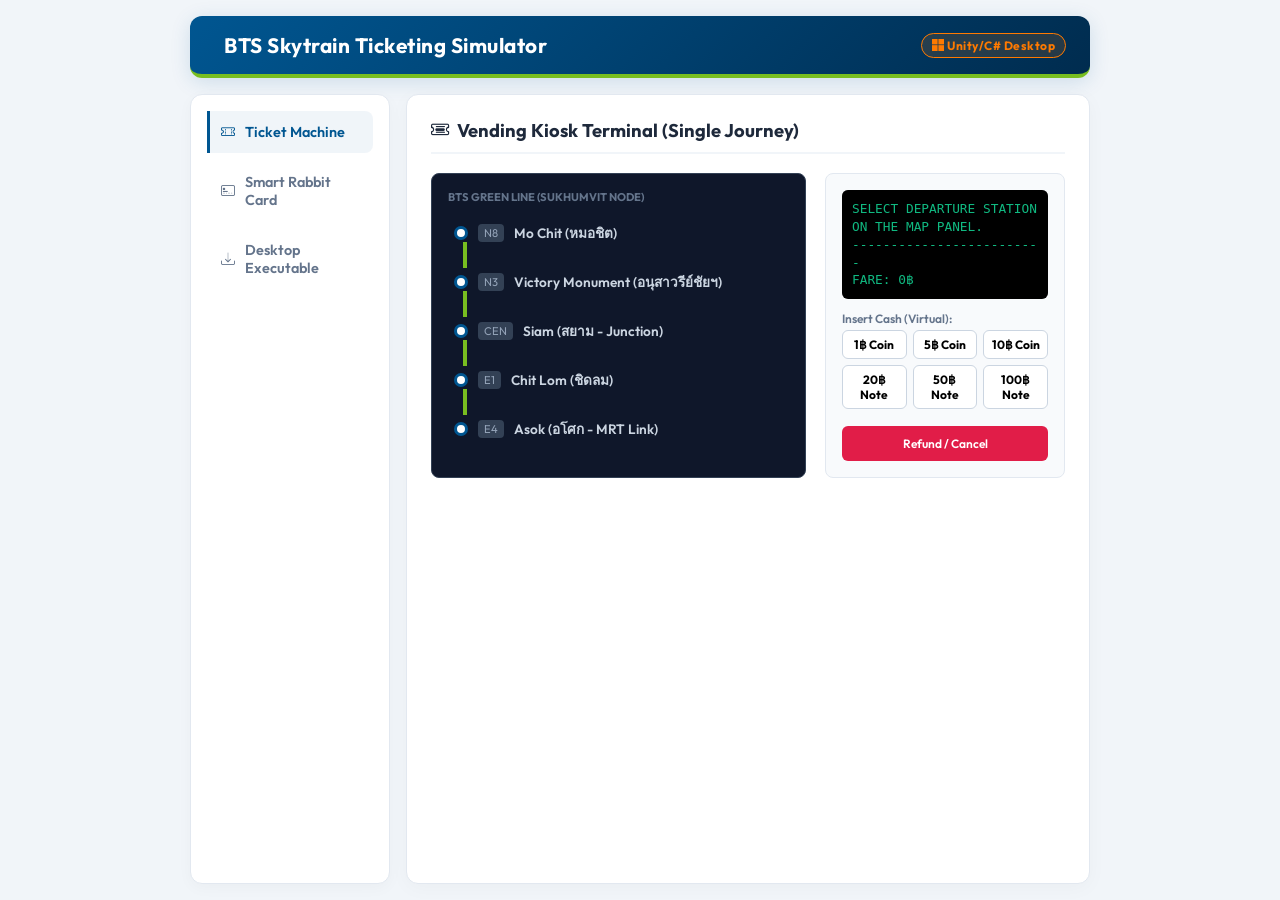
<file: bts_card_simulator.html>
<!DOCTYPE html>
<html lang="en">
<head>
  <meta charset="UTF-8">
  <meta name="viewport" content="width=device-width, initial-scale=1.0">
  <title>BTS Skytrain Smart Card Simulator</title>
  <link href="https://fonts.googleapis.com/css2?family=Outfit:wght@300;400;600;700&display=swap" rel="stylesheet">
  <link href="https://cdn.jsdelivr.net/npm/bootstrap-icons@1.10.5/font/bootstrap-icons.css" rel="stylesheet">
  <style>
    :root {
      --primary: #f59e0b;
      --primary-hover: #d97706;
      --rabbit-orange: #ff7a00;
      --bts-blue: #005691;
      --bts-green: #78be20;
      --bg-light: #f1f5f9;
      --bg-card: #ffffff;
      --text-dark: #1e293b;
      --text-muted: #64748b;
      --border: #e2e8f0;
      --border-radius: 12px;
      --transition: all 0.3s cubic-bezier(0.25, 0.8, 0.25, 1);
    }

    * {
      box-sizing: border-box;
      margin: 0;
      padding: 0;
    }

    body {
      font-family: 'Outfit', sans-serif;
      background-color: var(--bg-light);
      color: var(--text-dark);
      padding: 1rem;
      min-height: 100vh;
      display: flex;
      flex-direction: column;
    }

    .container {
      max-width: 900px;
      margin: 0 auto;
      width: 100%;
      flex-grow: 1;
      display: flex;
      flex-direction: column;
      gap: 1rem;
    }

    /* Top Bar */
    .top-bar {
      background: linear-gradient(135deg, var(--bts-blue) 0%, #002c4f 100%);
      color: #ffffff;
      padding: 1rem 1.5rem;
      border-radius: var(--border-radius);
      box-shadow: 0 4px 20px rgba(0, 86, 145, 0.15);
      display: flex;
      justify-content: space-between;
      align-items: center;
      border-bottom: 4px solid var(--bts-green);
    }

    .top-bar h1 {
      font-size: 1.3rem;
      font-weight: 700;
      display: flex;
      align-items: center;
      gap: 10px;
      letter-spacing: 0.5px;
    }

    .top-bar h1 i {
      color: var(--rabbit-orange);
    }

    .badge-exe {
      background: rgba(255, 122, 0, 0.15);
      border: 1px solid var(--rabbit-orange);
      color: var(--rabbit-orange);
      padding: 4px 10px;
      border-radius: 20px;
      font-size: 0.75rem;
      font-weight: bold;
      letter-spacing: 0.5px;
    }

    /* Grid Layout */
    .layout-grid {
      display: grid;
      grid-template-columns: 200px 1fr;
      gap: 1rem;
      flex-grow: 1;
    }

    /* Navigation Card */
    .nav-card {
      background: var(--bg-card);
      border: 1px solid var(--border);
      border-radius: var(--border-radius);
      padding: 1rem;
      display: flex;
      flex-direction: column;
      gap: 0.5rem;
      box-shadow: 0 4px 15px rgba(0,0,0,0.03);
    }

    .nav-btn {
      background: transparent;
      border: none;
      color: var(--text-muted);
      text-align: left;
      padding: 12px 14px;
      border-radius: 8px;
      font-family: 'Outfit', sans-serif;
      font-size: 0.9rem;
      font-weight: 600;
      cursor: pointer;
      display: flex;
      align-items: center;
      gap: 10px;
      transition: var(--transition);
    }

    .nav-btn:hover {
      background: #f8fafc;
      color: var(--bts-blue);
    }

    .nav-btn.active {
      background: rgba(0, 86, 145, 0.06);
      color: var(--bts-blue);
      border-left: 3px solid var(--bts-blue);
      border-radius: 0 8px 8px 0;
      padding-left: 11px;
    }

    /* Main Showcase Pane */
    .content-card {
      background: var(--bg-card);
      border: 1px solid var(--border);
      border-radius: var(--border-radius);
      padding: 1.5rem;
      box-shadow: 0 4px 20px rgba(0,0,0,0.03);
      display: flex;
      flex-direction: column;
      min-height: 400px;
    }

    .section-title {
      font-size: 1.15rem;
      font-weight: 700;
      margin-bottom: 1.2rem;
      color: var(--text-dark);
      border-bottom: 2px solid var(--bg-light);
      padding-bottom: 0.6rem;
      display: flex;
      align-items: center;
      gap: 8px;
    }

    /* Vending Machine Terminal Graphic */
    .vending-console {
      display: grid;
      grid-template-columns: 1fr 240px;
      gap: 1.2rem;
    }

    /* Station list and Map Selection */
    .map-container {
      background: #0f172a;
      border-radius: 8px;
      padding: 1rem;
      border: 1px solid #334155;
      position: relative;
    }

    .station-node {
      display: flex;
      align-items: center;
      gap: 10px;
      margin-bottom: 15px;
      position: relative;
      cursor: pointer;
      padding: 6px;
      border-radius: 6px;
      transition: var(--transition);
    }

    .station-node:hover {
      background: rgba(255,255,255,0.05);
    }

    .station-node::before {
      content: '';
      position: absolute;
      left: 15px;
      top: 26px;
      bottom: -18px;
      width: 4px;
      background: var(--bts-green);
      z-index: 1;
    }

    .station-node:last-child::before {
      display: none;
    }

    .station-dot {
      width: 14px;
      height: 14px;
      border-radius: 50%;
      background: #ffffff;
      border: 3px solid var(--bts-blue);
      z-index: 2;
      transition: var(--transition);
    }

    .station-node.selected-dep .station-dot {
      background: #10b981;
      border-color: #ffffff;
      box-shadow: 0 0 0 4px rgba(16, 185, 129, 0.4);
    }

    .station-node.selected-dest .station-dot {
      background: #ef4444;
      border-color: #ffffff;
      box-shadow: 0 0 0 4px rgba(239, 68, 68, 0.4);
    }

    .station-label {
      color: #cbd5e1;
      font-size: 0.85rem;
      font-weight: 600;
    }

    .station-code {
      font-size: 0.7rem;
      background: #334155;
      padding: 2px 6px;
      border-radius: 4px;
      color: #94a3b8;
    }

    /* Ticketing Right Menu panel */
    .vending-panel {
      background: #f8fafc;
      border: 1px solid var(--border);
      border-radius: 8px;
      padding: 1rem;
      display: flex;
      flex-direction: column;
      gap: 12px;
    }

    .info-display {
      background: #000000;
      color: #10b981;
      font-family: monospace;
      padding: 10px;
      border-radius: 6px;
      font-size: 0.8rem;
      min-height: 80px;
      box-shadow: inset 0 2px 5px rgba(0,0,0,0.5);
      line-height: 1.4;
    }

    /* Cash / Coin slots */
    .cash-grid {
      display: grid;
      grid-template-columns: repeat(3, 1fr);
      gap: 6px;
    }

    .coin-btn {
      background: #ffffff;
      border: 1px solid #cbd5e1;
      padding: 6px;
      font-size: 0.75rem;
      font-weight: bold;
      border-radius: 6px;
      cursor: pointer;
      transition: var(--transition);
      font-family: 'Outfit', sans-serif;
    }

    .coin-btn:hover {
      border-color: var(--bts-blue);
      background: rgba(0, 86, 145, 0.05);
    }

    /* Rabbit Card Mock graphic */
    .rabbit-card {
      width: 320px;
      height: 200px;
      background: linear-gradient(135deg, var(--rabbit-orange) 0%, #ff4b00 100%);
      border-radius: 12px;
      padding: 1.2rem;
      color: #ffffff;
      display: flex;
      flex-direction: column;
      justify-content: space-between;
      box-shadow: 0 8px 25px rgba(255, 122, 0, 0.35);
      margin: 1.5rem auto;
      position: relative;
      overflow: hidden;
      border: 1px solid rgba(255,255,255,0.25);
    }

    .rabbit-card::after {
      content: '';
      position: absolute;
      right: -20px;
      top: -20px;
      width: 120px;
      height: 120px;
      border-radius: 50%;
      background: rgba(255, 255, 255, 0.08);
      pointer-events: none;
    }

    .card-header {
      display: flex;
      justify-content: space-between;
      align-items: center;
    }

    .card-logo {
      font-size: 1.1rem;
      font-weight: 800;
      letter-spacing: 1px;
    }

    .card-sub {
      font-size: 0.65rem;
      background: rgba(255,255,255,0.2);
      padding: 2px 8px;
      border-radius: 10px;
      text-transform: uppercase;
      font-weight: bold;
    }

    .card-middle {
      margin-top: 15px;
    }

    .card-holder {
      font-size: 0.95rem;
      font-weight: 600;
      letter-spacing: 0.5px;
    }

    .card-number {
      font-family: monospace;
      font-size: 0.75rem;
      color: rgba(255,255,255,0.85);
      margin-top: 4px;
    }

    .card-footer {
      display: flex;
      justify-content: space-between;
      align-items: flex-end;
      border-top: 1px solid rgba(255,255,255,0.2);
      padding-top: 8px;
    }

    .card-balance-lbl {
      font-size: 0.65rem;
      color: rgba(255,255,255,0.8);
      text-transform: uppercase;
    }

    .card-balance {
      font-size: 1.25rem;
      font-weight: 700;
    }

    /* Terminal Gate */
    .gate-console {
      display: grid;
      grid-template-columns: repeat(2, 1fr);
      gap: 1.2rem;
      margin-top: 1rem;
    }

    .gate-terminal {
      background: #1e293b;
      border: 2px solid #475569;
      border-radius: 10px;
      padding: 1.2rem;
      text-align: center;
      display: flex;
      flex-direction: column;
      gap: 10px;
      align-items: center;
      transition: var(--transition);
    }

    .gate-terminal.active-pass {
      border-color: #10b981;
      box-shadow: 0 0 15px rgba(16, 185, 129, 0.25);
    }

    .gate-terminal.active-fail {
      border-color: #ef4444;
      box-shadow: 0 0 15px rgba(239, 68, 68, 0.25);
    }

    .gate-screen {
      background: #000;
      color: #ef4444;
      font-family: monospace;
      padding: 6px 12px;
      border-radius: 4px;
      font-size: 0.75rem;
      width: 100%;
      height: 48px;
      display: flex;
      align-items: center;
      justify-content: center;
      text-align: center;
    }

    .gate-sensor {
      width: 60px;
      height: 60px;
      border-radius: 50%;
      background: #ff7a00;
      display: flex;
      align-items: center;
      justify-content: center;
      color: white;
      font-size: 1.4rem;
      cursor: pointer;
      box-shadow: 0 4px 10px rgba(255, 122, 0, 0.3);
      transition: var(--transition);
    }

    .gate-sensor:hover {
      transform: scale(1.08);
    }

    /* EXE download container card */
    .download-card {
      background: #f8fafc;
      border: 2px dashed var(--border);
      border-radius: 8px;
      padding: 1.5rem;
      text-align: center;
      display: flex;
      flex-direction: column;
      align-items: center;
      gap: 12px;
    }

    .download-btn {
      background: var(--bts-blue);
      color: white;
      border: none;
      padding: 12px 30px;
      border-radius: 30px;
      font-weight: 600;
      text-decoration: none;
      cursor: pointer;
      display: flex;
      align-items: center;
      gap: 10px;
      box-shadow: 0 4px 15px rgba(0, 86, 145, 0.2);
      transition: var(--transition);
    }

    .download-btn:hover {
      background: #003e69;
      transform: translateY(-2px);
    }

    @media (max-width: 768px) {
      .layout-grid {
        grid-template-columns: 1fr;
      }
      .vending-console {
        grid-template-columns: 1fr;
      }
      .gate-console {
        grid-template-columns: 1fr;
      }
    }
  </style>
</head>
<body>

  <div class="container">
    <header class="top-bar">
      <h1><i class="bi bi-subway"></i> BTS Skytrain Ticketing Simulator</h1>
      <span class="badge-exe"><i class="bi bi-microsoft"></i> Unity/C# Desktop</span>
    </header>

    <main class="layout-grid">
      <!-- Navigation Tabs -->
      <nav class="nav-card">
        <button class="nav-btn active" onclick="showTab('vending', this)">
          <i class="bi bi-ticket-perforated"></i> Ticket Machine
        </button>
        <button class="nav-btn" onclick="showTab('rabbit', this)">
          <i class="bi bi-credit-card-2-front"></i> Smart Rabbit Card
        </button>
        <button class="nav-btn" onclick="showTab('download', this)">
          <i class="bi bi-download"></i> Desktop Executable
        </button>
      </nav>

      <!-- Main Panel content -->
      <section class="content-card">
        
        <!-- Tab: Vending Machine -->
        <div id="tab-vending" class="tab-pane">
          <h2 class="section-title"><i class="bi bi-ticket-detailed"></i> Vending Kiosk Terminal (Single Journey)</h2>
          
          <div class="vending-console">
            <!-- Left: Station Map Selector -->
            <div class="map-container">
              <div style="font-size:0.7rem; color:#64748b; margin-bottom:12px; font-weight:bold; text-transform:uppercase;">
                BTS Green Line (Sukhumvit Node)
              </div>
              <div class="station-node" onclick="clickStation(0)" id="node-0">
                <div class="station-dot"></div>
                <div class="station-code">N8</div>
                <div class="station-label">Mo Chit (หมอชิต)</div>
              </div>
              <div class="station-node" onclick="clickStation(1)" id="node-1">
                <div class="station-dot"></div>
                <div class="station-code">N3</div>
                <div class="station-label">Victory Monument (อนุสาวรีย์ชัยฯ)</div>
              </div>
              <div class="station-node" onclick="clickStation(2)" id="node-2">
                <div class="station-dot"></div>
                <div class="station-code">CEN</div>
                <div class="station-label">Siam (สยาม - Junction)</div>
              </div>
              <div class="station-node" onclick="clickStation(3)" id="node-3">
                <div class="station-dot"></div>
                <div class="station-code">E1</div>
                <div class="station-label">Chit Lom (ชิดลม)</div>
              </div>
              <div class="station-node" onclick="clickStation(4)" id="node-4">
                <div class="station-dot"></div>
                <div class="station-code">E4</div>
                <div class="station-label">Asok (อโศก - MRT Link)</div>
              </div>
            </div>

            <!-- Right: Payment & Status panel -->
            <div class="vending-panel">
              <div class="info-display" id="vendDisplay">
                SELECT DEPARTURE STATION ON THE MAP PANEL.<br>
                -------------------------<br>
                FARE: 0฿
              </div>

              <div>
                <label style="font-size:0.75rem; font-weight:600; color:var(--text-muted); display:block; margin-bottom:4px;">
                  Insert Cash (Virtual):
                </label>
                <div class="cash-grid">
                  <button class="coin-btn" onclick="insertCash(1)">1฿ Coin</button>
                  <button class="coin-btn" onclick="insertCash(5)">5฿ Coin</button>
                  <button class="coin-btn" onclick="insertCash(10)">10฿ Coin</button>
                  <button class="coin-btn" onclick="insertCash(20)">20฿ Note</button>
                  <button class="coin-btn" onclick="insertCash(50)">50฿ Note</button>
                  <button class="coin-btn" onclick="insertCash(100)">100฿ Note</button>
                </div>
              </div>

              <button class="coin-btn" style="background:#e11d48; color:white; border:none; padding:10px; margin-top:5px; border-radius:6px; font-weight:600;" onclick="cancelVending()">
                Refund / Cancel
              </button>
            </div>
          </div>
        </div>

        <!-- Tab: Smart Rabbit Card -->
        <div id="tab-rabbit" class="tab-pane" style="display:none;">
          <h2 class="section-title"><i class="bi bi-credit-card-2-front"></i> Rabbit Smart Card Integration</h2>
          <p style="font-size:0.8rem; color:var(--text-muted); margin-bottom:1rem; line-height:1.4;">
            Check balances, tap at station gates, or reload virtual cash onto your custom card.
          </p>

          <!-- Custom Rabbit Card Graphic -->
          <div class="rabbit-card">
            <div class="card-header">
              <span class="card-logo"><i class="bi bi-lightning-charge-fill"></i> rabbit</span>
              <span class="card-sub">Student HCU</span>
            </div>
            <div class="card-middle">
              <div class="card-holder">Mary Grace Hernandez</div>
              <div class="card-number">CID-661175-BTS</div>
            </div>
            <div class="card-footer">
              <div>
                <div class="card-balance-lbl">Card Balance</div>
                <div class="card-balance" id="cardBalanceText">150฿</div>
              </div>
              <div style="font-size:0.6rem; opacity:0.8;">CS3493 HCU</div>
            </div>
          </div>

          <!-- Gates Terminal Console -->
          <div class="gate-console">
            <!-- Gate 1: Entry Gate -->
            <div class="gate-terminal" id="gateInTerminal">
              <h3 style="font-size:0.9rem; font-weight:700;"><i class="bi bi-door-closed"></i> STATION ENTER GATE</h3>
              <div class="gate-screen" id="gateInScreen" style="color:#22c55e;">WELCOME RUN TICKETING<br>TAP TO START ENTRY</div>
              <div class="gate-sensor" onclick="tapGate('in')">
                <i class="bi bi-phone-vibrate"></i>
              </div>
              <span style="font-size:0.7rem; color:var(--text-muted);">Tap Card Here to Enter</span>
            </div>

            <!-- Gate 2: Exit Gate -->
            <div class="gate-terminal" id="gateOutTerminal">
              <h3 style="font-size:0.9rem; font-weight:700;"><i class="bi bi-door-open"></i> STATION EXIT GATE</h3>
              <div class="gate-screen" id="gateOutScreen" style="color:#eab308;">SELECT OUT STATION<br>TAP CARD TO PAY FARE</div>
              <div class="gate-sensor" style="background:#005691;" onclick="tapGate('out')">
                <i class="bi bi-phone-vibrate"></i>
              </div>
              <span style="font-size:0.7rem; color:var(--text-muted);">Tap Card Here to Exit</span>
            </div>
          </div>

          <!-- Top-Up Card Box -->
          <div class="vending-panel" style="margin-top:1.5rem;">
            <h3 style="font-size:0.95rem; font-weight:700;"><i class="bi bi-wallet2"></i> Reload Terminal</h3>
            <div style="display:flex; gap:10px; align-items:center;">
              <span style="font-size:0.85rem; font-weight:600;">Top up amount:</span>
              <button class="coin-btn" onclick="topUpCard(50)">+50฿</button>
              <button class="coin-btn" onclick="topUpCard(100)">+100฿</button>
              <button class="coin-btn" onclick="topUpCard(200)">+200฿</button>
            </div>
          </div>
        </div>

        <!-- Tab: Download .exe -->
        <div id="tab-download" class="tab-pane" style="display:none;">
          <h2 class="section-title"><i class="bi bi-laptop"></i> Download Windows Executable App</h2>
          <div class="download-card">
            <i class="bi bi-file-earmark-binary-fill" style="font-size: 3rem; color: var(--bts-blue);"></i>
            <h3 style="font-weight: 700;">btscardproject_mostrecent.exe</h3>
            <p style="font-size:0.85rem; color:var(--text-muted); max-width:400px; line-height:1.5;">
              This is the compiled Windows Desktop version of the BTS ticketing routing calculator built in C#. It handles route tree calculations, cash transaction inputs, change payout logic, and diagnostic console reports.
            </p>
            <a href="btscardproject_mostrecent.exe" class="download-btn" download>
              <i class="bi bi-download"></i> Download Executable (334 KB)
            </a>
            <span style="font-size: 0.7rem; color: var(--text-muted);">
              MD5: fca2899cf4a713801f92e10a373d32ef | Runs on Windows 10/11 natively.
            </span>
          </div>
        </div>

      </section>
    </main>
  </div>

  <script>
    // Tab controls
    function showTab(tabId, el) {
      playBeep(800, 0.05);
      document.querySelectorAll('.nav-btn').forEach(btn => btn.classList.remove('active'));
      el.classList.add('active');

      document.querySelectorAll('.tab-pane').forEach(panel => panel.style.display = 'none');
      document.getElementById(`tab-${tabId}`).style.display = 'block';
    }

    // Station list mapping
    const stations = [
      { name: "Mo Chit", fareRate: 0 },
      { name: "Victory Monument", fareRate: 15 },
      { name: "Siam", fareRate: 23 },
      { name: "Chit Lom", fareRate: 26 },
      { name: "Asok", fareRate: 35 }
    ];

    let depStationIdx = -1;
    let destStationIdx = -1;
    let totalFare = 0;
    let insertedCash = 0;

    function clickStation(idx) {
      playBeep(600, 0.08);

      // If we haven't selected departure yet
      if (depStationIdx === -1) {
        depStationIdx = idx;
        document.getElementById(`node-${idx}`).classList.add('selected-dep');
        updateVendUI();
        return;
      }

      // If departure is selected, but destination is not
      if (destStationIdx === -1 && idx !== depStationIdx) {
        destStationIdx = idx;
        document.getElementById(`node-${idx}`).classList.add('selected-dest');
        calculateFare();
        updateVendUI();
        return;
      }

      // Reset selection if we click again
      cancelVending();
      depStationIdx = idx;
      document.getElementById(`node-${idx}`).classList.add('selected-dep');
      updateVendUI();
    }

    function calculateFare() {
      if (depStationIdx !== -1 && destStationIdx !== -1) {
        // Simple fare logic matching BTS zones
        const delta = Math.abs(stations[depStationIdx].fareRate - stations[destStationIdx].fareRate);
        totalFare = delta === 0 ? 0 : 17 + Math.ceil(delta / 2);
      } else {
        totalFare = 0;
      }
    }

    function updateVendUI() {
      const display = document.getElementById('vendDisplay');
      
      if (depStationIdx === -1) {
        display.innerHTML = `SELECT DEPARTURE STATION ON THE MAP PANEL.<br>-------------------------<br>FARE: 0฿`;
        return;
      }

      if (destStationIdx === -1) {
        display.innerHTML = `DEPARTURE: ${stations[depStationIdx].name}<br>SELECT DESTINATION STATION ON THE PANEL.<br>-------------------------<br>FARE: 0฿`;
        return;
      }

      const balanceNeeded = totalFare - insertedCash;
      if (balanceNeeded > 0) {
        display.innerHTML = `ROUTE: ${stations[depStationIdx].name} ➔ ${stations[destStationIdx].name}<br>FARE: ${totalFare}฿<br>INSERTED: ${insertedCash}฿<br>-------------------------<br>PLEASE INSERT ${balanceNeeded}฿`;
      } else {
        // Complete transaction
        const change = insertedCash - totalFare;
        display.innerHTML = `ROUTE: ${stations[depStationIdx].name} ➔ ${stations[destStationIdx].name}<br>TRANSACTION SUCCESSFUL!<br>-------------------------<br>DISPENSING TICKET...<br>CHANGE RETURNED: ${change}฿`;
        playSuccessChime();
        
        setTimeout(() => {
          cancelVending();
        }, 3500);
      }
    }

    function insertCash(val) {
      if (depStationIdx === -1 || destStationIdx === -1) {
        playBeep(300, 0.15);
        return;
      }
      playBeep(980, 0.1);
      insertedCash += val;
      updateVendUI();
    }

    function cancelVending() {
      playBeep(400, 0.12);
      depStationIdx = -1;
      destStationIdx = -1;
      totalFare = 0;
      insertedCash = 0;

      // Remove map selected classes
      for (let i = 0; i < 5; i++) {
        const el = document.getElementById(`node-${i}`);
        if(el) {
          el.classList.remove('selected-dep');
          el.classList.remove('selected-dest');
        }
      }
      updateVendUI();
    }

    // Rabbit Card Simulations
    let rabbitBalance = 150;
    let gateStatus = "idle"; // "idle", "entered"
    let entryStation = "";

    function topUpCard(val) {
      rabbitBalance += val;
      document.getElementById('cardBalanceText').textContent = rabbitBalance + "฿";
      playSuccessChime();
    }

    function tapGate(type) {
      const termIn = document.getElementById('gateInTerminal');
      const termOut = document.getElementById('gateOutTerminal');
      const screenIn = document.getElementById('gateInScreen');
      const screenOut = document.getElementById('gateOutScreen');

      if (type === 'in') {
        if (gateStatus === 'entered') {
          // Double enter alert
          flashGate('in', false);
          screenIn.innerHTML = `CARD ALREADY USED<br>EXIT GATES FIRST`;
          return;
        }

        if (rabbitBalance < 17) {
          // Insufficient fare safeguard
          flashGate('in', false);
          screenIn.innerHTML = `INSUFFICIENT BAL.<br>BALANCE: ${rabbitBalance}฿`;
          return;
        }

        gateStatus = 'entered';
        entryStation = "Siam CEN";
        flashGate('in', true);
        screenIn.innerHTML = `ENTRY RECORDED<br>SIAM STATION`;
      } else {
        // Exit Tap
        if (gateStatus !== 'entered') {
          flashGate('out', false);
          screenOut.innerHTML = `ERROR: NO ENTRY CODE<br>TAP ENTER FIRST`;
          return;
        }

        // Deduct fare (simulate Siam -> Asok fare = 29฿)
        const fare = 29;
        if (rabbitBalance < fare) {
          flashGate('out', false);
          screenOut.innerHTML = `INSUFFICIENT BAL.<br>FARE: ${fare}฿ / BAL: ${rabbitBalance}฿`;
          return;
        }

        rabbitBalance -= fare;
        gateStatus = 'idle';
        document.getElementById('cardBalanceText').textContent = rabbitBalance + "฿";
        flashGate('out', true);
        screenOut.innerHTML = `FARE DEDUCTED: ${fare}฿<br>BAL: ${rabbitBalance}฿ - GOODBYE`;
      }
    }

    function flashGate(type, success) {
      const el = document.getElementById(type === 'in' ? 'gateInTerminal' : 'gateOutTerminal');
      const suffix = success ? 'active-pass' : 'active-fail';
      
      if(success) {
        playGateSoundSuccess();
      } else {
        playGateSoundAlert();
      }

      el.classList.add(suffix);
      setTimeout(() => {
        el.classList.remove(suffix);
      }, 1500);
    }

    // Audio Helpers
    let audioContext;
    function getAudioContext() {
      return audioContext || (audioContext = new (window.AudioContext || window.webkitAudioContext)());
    }

    function playBeep(freq, dur) {
      try {
        const ctx = getAudioContext();
        const osc = ctx.createOscillator();
        const gain = ctx.createGain();
        osc.connect(gain);
        gain.connect(ctx.destination);
        osc.frequency.setValueAtTime(freq, ctx.currentTime);
        gain.gain.setValueAtTime(0.04, ctx.currentTime);
        gain.gain.linearRampToValueAtTime(0.001, ctx.currentTime + dur);
        osc.start();
        osc.stop(ctx.currentTime + dur);
      } catch(e){}
    }

    function playSuccessChime() {
      try {
        const ctx = getAudioContext();
        const playNote = (freq, start, dur) => {
          const osc = ctx.createOscillator();
          const gain = ctx.createGain();
          osc.connect(gain);
          gain.connect(ctx.destination);
          osc.frequency.setValueAtTime(freq, ctx.currentTime + start);
          gain.gain.setValueAtTime(0.04, ctx.currentTime + start);
          gain.gain.linearRampToValueAtTime(0.001, ctx.currentTime + start + dur);
          osc.start(ctx.currentTime + start);
          osc.stop(ctx.currentTime + start + dur);
        };
        playNote(523.25, 0.0, 0.15); // C5
        playNote(659.25, 0.08, 0.15); // E5
        playNote(783.99, 0.16, 0.35); // G5
      } catch(e){}
    }

    function playGateSoundSuccess() {
      // High pitch double beep typical of transit gates
      try {
        const ctx = getAudioContext();
        const playNote = (freq, start, dur) => {
          const osc = ctx.createOscillator();
          const gain = ctx.createGain();
          osc.connect(gain);
          gain.connect(ctx.destination);
          osc.frequency.setValueAtTime(freq, ctx.currentTime + start);
          gain.gain.setValueAtTime(0.05, ctx.currentTime + start);
          gain.gain.linearRampToValueAtTime(0.001, ctx.currentTime + start + dur);
          osc.start(ctx.currentTime + start);
          osc.stop(ctx.currentTime + start + dur);
        };
        playNote(1046.50, 0.0, 0.08); // C6
        playNote(1046.50, 0.12, 0.08); // C6
      } catch(e){}
    }

    function playGateSoundAlert() {
      // Long low pitch buzzer sound for fail
      try {
        const ctx = getAudioContext();
        const osc = ctx.createOscillator();
        const gain = ctx.createGain();
        osc.connect(gain);
        gain.connect(ctx.destination);
        osc.frequency.setValueAtTime(220, ctx.currentTime); // A3
        gain.gain.setValueAtTime(0.08, ctx.currentTime);
        gain.gain.linearRampToValueAtTime(0.001, ctx.currentTime + 0.4);
        osc.start();
        osc.stop(ctx.currentTime + 0.4);
      } catch(e){}
    }
  </script>
</body>
</html>
</file>
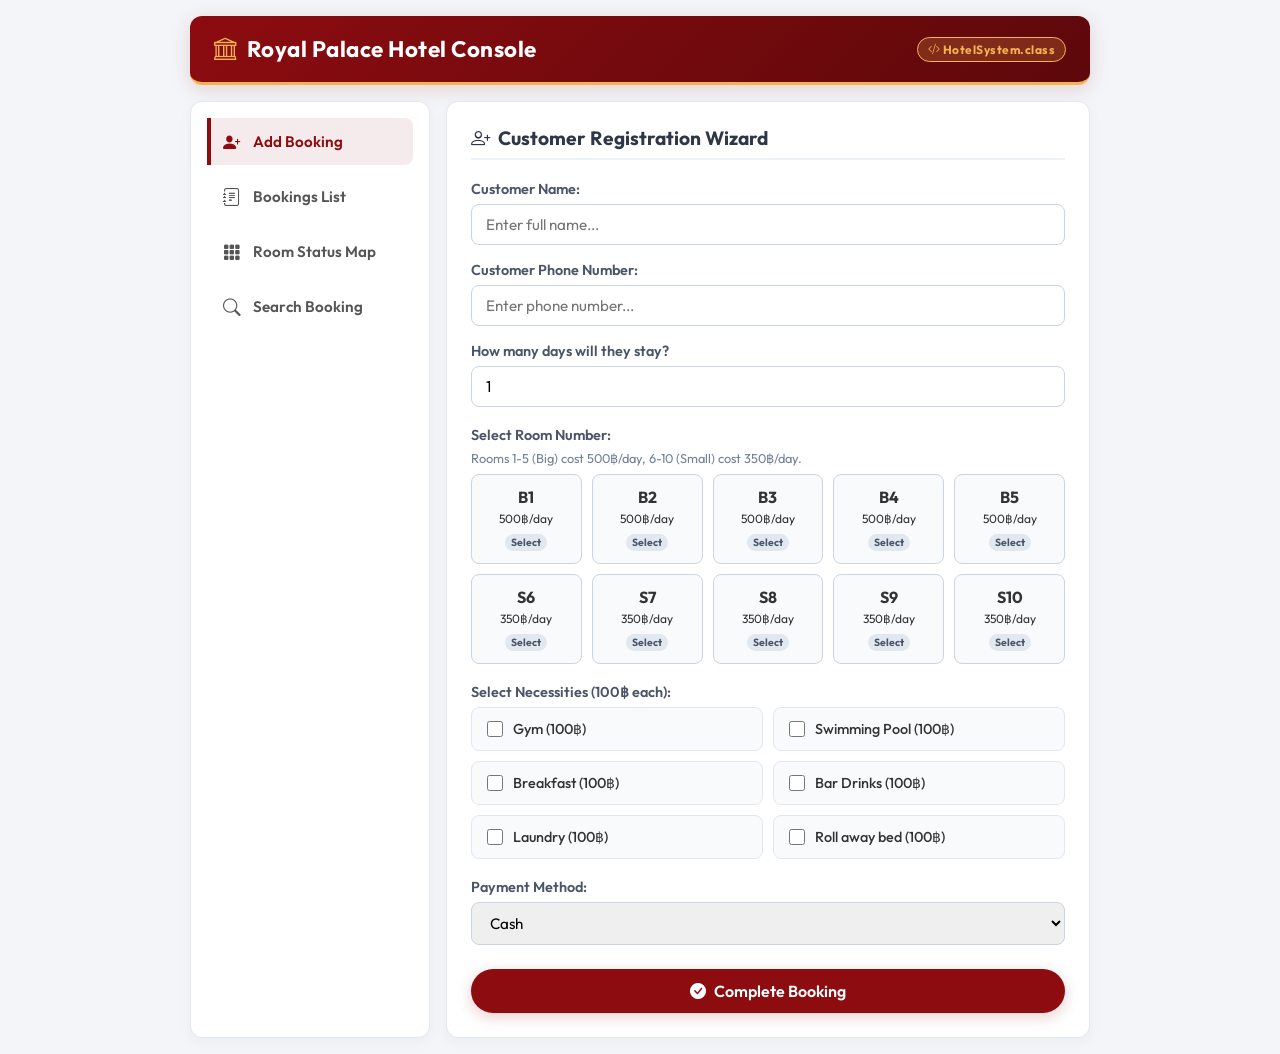
<file: hotel_simulator.html>
<!DOCTYPE html>
<html lang="en">
<head>
  <meta charset="UTF-8">
  <meta name="viewport" content="width=device-width, initial-scale=1.0">
  <title>Hotel Reservation Simulator - Java Project</title>
  <link href="https://fonts.googleapis.com/css2?family=Outfit:wght@300;400;600;700&display=swap" rel="stylesheet">
  <link href="https://cdn.jsdelivr.net/npm/bootstrap-icons@1.10.5/font/bootstrap-icons.css" rel="stylesheet">
  <style>
    :root {
      --primary: #0d6efd;
      --secondary: #6c757d;
      --success: #198754;
      --danger: #dc3545;
      --warning: #ffc107;
      --info: #0dcaf0;
      --dark: #212529;
      --light: #f8f9fa;
      --card-bg: #ffffff;
      
      --luxury-maroon: #8c0c10;
      --luxury-gold: #f4b251;
      
      --border-radius: 12px;
      --transition: all 0.3s cubic-bezier(0.25, 0.8, 0.25, 1);
    }

    * {
      box-sizing: border-box;
      margin: 0;
      padding: 0;
    }

    body {
      font-family: 'Outfit', sans-serif;
      background-color: #f3f5f8;
      color: #333333;
      padding: 1rem;
      min-height: 100vh;
      display: flex;
      flex-direction: column;
    }

    .container {
      max-width: 900px;
      margin: 0 auto;
      width: 100%;
      flex-grow: 1;
      display: flex;
      flex-direction: column;
      gap: 1rem;
    }

    /* Top Bar */
    .top-bar {
      background: linear-gradient(135deg, var(--luxury-maroon) 0%, #5d080b 100%);
      color: #ffffff;
      padding: 1.2rem 1.5rem;
      border-radius: var(--border-radius);
      box-shadow: 0 4px 20px rgba(140, 12, 16, 0.15);
      display: flex;
      justify-content: space-between;
      align-items: center;
      border-bottom: 3px solid var(--luxury-gold);
    }

    .top-bar h1 {
      font-size: 1.4rem;
      font-weight: 700;
      display: flex;
      align-items: center;
      gap: 10px;
      letter-spacing: 0.5px;
    }

    .top-bar h1 i {
      color: var(--luxury-gold);
    }

    .badge-java {
      background: rgba(244, 178, 81, 0.2);
      border: 1px solid var(--luxury-gold);
      color: var(--luxury-gold);
      padding: 4px 10px;
      border-radius: 20px;
      font-size: 0.75rem;
      font-weight: bold;
      letter-spacing: 0.5px;
    }

    /* Main Console Grid */
    .console-layout {
      display: grid;
      grid-template-columns: 240px 1fr;
      gap: 1rem;
      flex-grow: 1;
    }

    /* Sidebar Navigation */
    .nav-card {
      background: var(--card-bg);
      border-radius: var(--border-radius);
      padding: 1rem;
      box-shadow: 0 4px 15px rgba(0, 0, 0, 0.04);
      border: 1px solid #e2e8f0;
      display: flex;
      flex-direction: column;
      gap: 0.5rem;
    }

    .nav-btn {
      background: transparent;
      border: none;
      color: #555;
      text-align: left;
      padding: 12px 16px;
      border-radius: 8px;
      font-family: 'Outfit', sans-serif;
      font-size: 0.95rem;
      font-weight: 600;
      cursor: pointer;
      display: flex;
      align-items: center;
      gap: 12px;
      transition: var(--transition);
    }

    .nav-btn:hover {
      background: #f1f5f9;
      color: var(--luxury-maroon);
    }

    .nav-btn.active {
      background: rgba(140, 12, 16, 0.08);
      color: var(--luxury-maroon);
      border-left: 4px solid var(--luxury-maroon);
      border-radius: 0 8px 8px 0;
      padding-left: 12px;
    }

    .nav-btn i {
      font-size: 1.1rem;
    }

    /* Content Area */
    .content-card {
      background: var(--card-bg);
      border-radius: var(--border-radius);
      padding: 1.5rem;
      box-shadow: 0 4px 15px rgba(0, 0, 0, 0.04);
      border: 1px solid #e2e8f0;
      display: flex;
      flex-direction: column;
      min-height: 380px;
    }

    .section-title {
      font-size: 1.2rem;
      font-weight: 700;
      margin-bottom: 1.2rem;
      color: #2d3748;
      border-bottom: 2px solid #edf2f7;
      padding-bottom: 0.5rem;
      display: flex;
      align-items: center;
      gap: 8px;
    }

    /* Form Fields */
    .form-group {
      margin-bottom: 1rem;
    }

    .form-label {
      display: block;
      margin-bottom: 6px;
      font-size: 0.9rem;
      font-weight: 600;
      color: #4a5568;
    }

    .form-input {
      width: 100%;
      padding: 10px 14px;
      border-radius: 8px;
      border: 1px solid #cbd5e0;
      font-family: 'Outfit', sans-serif;
      font-size: 0.95rem;
      outline: none;
      transition: var(--transition);
    }

    .form-input:focus {
      border-color: var(--luxury-maroon);
      box-shadow: 0 0 0 3px rgba(140, 12, 16, 0.15);
    }

    /* Grid of choices */
    .checkbox-grid {
      display: grid;
      grid-template-columns: repeat(2, 1fr);
      gap: 10px;
      margin-top: 5px;
    }

    .checkbox-item {
      display: flex;
      align-items: center;
      gap: 10px;
      background: #f8fafc;
      padding: 12px 15px;
      border-radius: 8px;
      border: 1px solid #e2e8f0;
      cursor: pointer;
      font-weight: 500;
      font-size: 0.9rem;
      transition: var(--transition);
    }

    .checkbox-item input {
      width: 16px;
      height: 16px;
      accent-color: var(--luxury-maroon);
    }

    .checkbox-item:hover {
      border-color: #cbd5e0;
      background: #f1f5f9;
    }

    .checkbox-item.checked {
      background: rgba(140, 12, 16, 0.04);
      border-color: var(--luxury-maroon);
    }

    /* Room Picker Layout */
    .room-grid {
      display: grid;
      grid-template-columns: repeat(5, 1fr);
      gap: 10px;
      margin-top: 8px;
    }

    .room-box {
      border: 1px solid #cbd5e0;
      border-radius: 8px;
      padding: 12px 8px;
      text-align: center;
      cursor: pointer;
      transition: var(--transition);
      background: #f8fafc;
    }

    .room-box h4 {
      font-size: 1rem;
      font-weight: 700;
      margin-bottom: 4px;
    }

    .room-box p {
      font-size: 0.75rem;
      color: var(--text-muted);
      margin-bottom: 4px;
    }

    .room-box span {
      display: inline-block;
      font-size: 0.65rem;
      padding: 2px 6px;
      border-radius: 12px;
      font-weight: bold;
      background: #e2e8f0;
      color: #4a5568;
    }

    .room-box:hover:not(.occupied) {
      border-color: var(--luxury-maroon);
      background: rgba(140, 12, 16, 0.03);
    }

    .room-box.selected {
      border-color: var(--luxury-maroon);
      background: rgba(140, 12, 16, 0.08);
      box-shadow: 0 0 0 2px var(--luxury-maroon);
    }

    .room-box.selected span {
      background: var(--luxury-maroon);
      color: #ffffff;
    }

    .room-box.occupied {
      background: #fee2e2;
      border-color: #fca5a5;
      cursor: not-allowed;
    }

    .room-box.occupied span {
      background: #ef4444;
      color: #ffffff;
    }

    /* Custom Buttons */
    .btn-submit {
      background: var(--luxury-maroon);
      color: #ffffff;
      border: none;
      padding: 12px 24px;
      border-radius: 30px;
      font-family: 'Outfit', sans-serif;
      font-weight: 600;
      font-size: 1rem;
      cursor: pointer;
      display: flex;
      align-items: center;
      justify-content: center;
      gap: 8px;
      margin-top: 1.5rem;
      width: 100%;
      box-shadow: 0 4px 15px rgba(140, 12, 16, 0.2);
      transition: var(--transition);
    }

    .btn-submit:hover {
      background: #730a0d;
      transform: translateY(-2px);
      box-shadow: 0 6px 20px rgba(140, 12, 16, 0.3);
    }

    .btn-submit:active {
      transform: translateY(0);
    }

    /* Receipt Style */
    .receipt {
      background: #fffff8;
      border: 2px dashed #cbd5e0;
      padding: 1.5rem;
      border-radius: 8px;
      font-family: monospace;
      color: #1a1a1a;
      box-shadow: 0 4px 10px rgba(0, 0, 0, 0.02);
      margin-top: 1rem;
      position: relative;
    }

    .receipt-header {
      text-align: center;
      border-bottom: 1px dashed #cbd5e0;
      padding-bottom: 10px;
      margin-bottom: 15px;
    }

    .receipt-title {
      font-weight: bold;
      font-size: 1.1rem;
      letter-spacing: 1px;
    }

    .receipt-row {
      display: flex;
      justify-content: space-between;
      margin-bottom: 8px;
      font-size: 0.9rem;
    }

    .receipt-total {
      border-top: 1px dashed #cbd5e0;
      margin-top: 12px;
      padding-top: 10px;
      font-weight: bold;
      font-size: 1.1rem;
      color: var(--luxury-maroon);
    }

    /* Customer Table View */
    .table-container {
      overflow-x: auto;
      flex-grow: 1;
    }

    table {
      width: 100%;
      border-collapse: collapse;
      text-align: left;
      font-size: 0.9rem;
    }

    th, td {
      padding: 12px 15px;
      border-bottom: 1px solid #edf2f7;
    }

    th {
      background: #f8fafc;
      font-weight: 700;
      color: #4a5568;
    }

    tr:hover {
      background: #f8fafc;
    }

    .badge-paid {
      background: #dcfce7;
      color: #15803d;
      padding: 2px 8px;
      border-radius: 12px;
      font-size: 0.75rem;
      font-weight: 600;
    }

    /* Modal / Alert Dialog mockup */
    .dialog-overlay {
      position: fixed;
      top: 0; left: 0; right: 0; bottom: 0;
      background: rgba(0, 0, 0, 0.4);
      display: none;
      justify-content: center;
      align-items: center;
      z-index: 100;
      animation: fadeIn 0.2s ease-out;
    }

    .dialog-box {
      background: white;
      border-radius: var(--border-radius);
      width: 320px;
      padding: 1.5rem;
      box-shadow: 0 10px 25px rgba(0,0,0,0.25);
      border-top: 4px solid var(--luxury-maroon);
      text-align: center;
      animation: scaleIn 0.2s cubic-bezier(0.175, 0.885, 0.32, 1.275);
    }

    .dialog-box h3 {
      font-size: 1.1rem;
      font-weight: 700;
      margin-bottom: 10px;
    }

    .dialog-box p {
      font-size: 0.9rem;
      color: #555;
      margin-bottom: 1.2rem;
      line-height: 1.4;
    }

    .dialog-btn {
      background: var(--luxury-maroon);
      color: white;
      border: none;
      padding: 8px 24px;
      border-radius: 20px;
      font-weight: 600;
      cursor: pointer;
    }

    @keyframes fadeIn {
      from { opacity: 0; }
      to { opacity: 1; }
    }

    @keyframes scaleIn {
      from { transform: scale(0.9); }
      to { transform: scale(1); }
    }

    @media (max-width: 768px) {
      .console-layout {
        grid-template-columns: 1fr;
      }
      .checkbox-grid {
        grid-template-columns: 1fr;
      }
      .room-grid {
        grid-template-columns: repeat(3, 1fr);
      }
    }
  </style>
</head>
<body>

  <div class="container">
    <header class="top-bar">
      <h1><i class="bi bi-bank"></i> Royal Palace Hotel Console</h1>
      <span class="badge-java"><i class="bi bi-code-slash"></i> HotelSystem.class</span>
    </header>

    <main class="console-layout">
      <!-- Navigation Tabs Sidebar -->
      <nav class="nav-card">
        <button class="nav-btn active" onclick="showTab('add-booking', this)">
          <i class="bi bi-person-plus-fill"></i> Add Booking
        </button>
        <button class="nav-btn" onclick="showTab('bookings-directory', this)">
          <i class="bi bi-journal-text"></i> Bookings List
        </button>
        <button class="nav-btn" onclick="showTab('room-map', this)">
          <i class="bi bi-grid-3x3-gap-fill"></i> Room Status Map
        </button>
        <button class="nav-btn" onclick="showTab('search-booking', this)">
          <i class="bi bi-search"></i> Search Booking
        </button>
      </nav>

      <!-- Main Showcase Pane -->
      <section class="content-card">
        
        <!-- Add Booking Tab -->
        <div id="tab-add-booking" class="tab-pane">
          <h2 class="section-title"><i class="bi bi-person-plus"></i> Customer Registration Wizard</h2>
          
          <div class="form-group">
            <label class="form-label" for="cust-name">Customer Name:</label>
            <input type="text" class="form-input" id="cust-name" placeholder="Enter full name...">
          </div>

          <div class="form-group">
            <label class="form-label" for="cust-phone">Customer Phone Number:</label>
            <input type="text" class="form-input" id="cust-phone" placeholder="Enter phone number...">
          </div>

          <div class="form-group">
            <label class="form-label" for="cust-days">How many days will they stay?</label>
            <input type="number" class="form-input" id="cust-days" value="1" min="1">
          </div>

          <div class="form-group" style="margin-top: 1.2rem;">
            <label class="form-label">Select Room Number:</label>
            <p style="font-size: 0.8rem; color: #718096; margin-bottom: 8px;">Rooms 1-5 (Big) cost 500฿/day, 6-10 (Small) cost 350฿/day.</p>
            <div class="room-grid" id="roomPickerGrid">
              <!-- Dynamically rendered rooms -->
            </div>
          </div>

          <div class="form-group" style="margin-top: 1.2rem;">
            <label class="form-label">Select Necessities (100฿ each):</label>
            <div class="checkbox-grid">
              <label class="checkbox-item" id="chk-label-1">
                <input type="checkbox" id="chk-ness-1" onchange="toggleCheckboxClass(1)">
                Gym (100฿)
              </label>
              <label class="checkbox-item" id="chk-label-2">
                <input type="checkbox" id="chk-ness-2" onchange="toggleCheckboxClass(2)">
                Swimming Pool (100฿)
              </label>
              <label class="checkbox-item" id="chk-label-3">
                <input type="checkbox" id="chk-ness-3" onchange="toggleCheckboxClass(3)">
                Breakfast (100฿)
              </label>
              <label class="checkbox-item" id="chk-label-4">
                <input type="checkbox" id="chk-ness-4" onchange="toggleCheckboxClass(4)">
                Bar Drinks (100฿)
              </label>
              <label class="checkbox-item" id="chk-label-5">
                <input type="checkbox" id="chk-ness-5" onchange="toggleCheckboxClass(5)">
                Laundry (100฿)
              </label>
              <label class="checkbox-item" id="chk-label-6">
                <input type="checkbox" id="chk-ness-6" onchange="toggleCheckboxClass(6)">
                Roll away bed (100฿)
              </label>
            </div>
          </div>

          <div class="form-group" style="margin-top: 1.2rem;">
            <label class="form-label" for="cust-payment">Payment Method:</label>
            <select class="form-input" id="cust-payment">
              <option value="Cash">Cash</option>
              <option value="Paid online">Online</option>
              <option value="Credit/Debit card">Credit/Debit card</option>
            </select>
          </div>

          <button class="btn-submit" onclick="submitBooking()"><i class="bi bi-check-circle-fill"></i> Complete Booking</button>
        </div>

        <!-- Bookings Directory Tab -->
        <div id="tab-bookings-directory" class="tab-pane" style="display:none;">
          <h2 class="section-title"><i class="bi bi-journal-text"></i> Active Bookings Directory</h2>
          <div class="table-container">
            <table>
              <thead>
                <tr>
                  <th>CID</th>
                  <th>Name</th>
                  <th>Room</th>
                  <th>Days</th>
                  <th>Payment</th>
                  <th>Total Amount</th>
                </tr>
              </thead>
              <tbody id="bookingsTableBody">
                <!-- Dynamically populated -->
                <tr>
                  <td colspan="6" style="text-align: center; color: #888; padding: 2rem;">No active bookings found.</td>
                </tr>
              </tbody>
            </table>
          </div>
        </div>

        <!-- Room Status Map Tab -->
        <div id="tab-room-map" class="tab-pane" style="display:none;">
          <h2 class="section-title"><i class="bi bi-grid-3x3-gap-fill"></i> Interactive Room Status Map</h2>
          
          <h3 style="font-size: 1rem; font-weight: 600; margin-bottom: 10px; color: var(--luxury-maroon);">Luxury Big Suites (500฿ / Day)</h3>
          <div class="room-grid" id="bigRoomsGrid" style="margin-bottom: 1.5rem;">
            <!-- Dynamically populated -->
          </div>

          <h3 style="font-size: 1rem; font-weight: 600; margin-bottom: 10px; color: #3182ce;">Comfort Small Rooms (350฿ / Day)</h3>
          <div class="room-grid" id="smallRoomsGrid">
            <!-- Dynamically populated -->
          </div>
        </div>

        <!-- Search Booking Tab -->
        <div id="tab-search-booking" class="tab-pane" style="display:none;">
          <h2 class="section-title"><i class="bi bi-search"></i> Search Customer Booking</h2>
          <div class="form-group" style="display: flex; gap: 10px; align-items: flex-end;">
            <div style="flex-grow: 1;">
              <label class="form-label" for="search-input">Enter Customer ID (CID):</label>
              <input type="text" class="form-input" id="search-input" placeholder="e.g. A3K9R">
            </div>
            <button class="btn-submit" style="margin-top: 0; width: auto; padding: 10px 24px;" onclick="searchBooking()">Search</button>
          </div>

          <div id="search-result-area" style="margin-top: 1.5rem;">
            <!-- Render found customer invoice/receipt here -->
          </div>
        </div>

      </section>
    </main>
  </div>

  <!-- Mock Java Dialog Window -->
  <div class="dialog-overlay" id="dialogOverlay">
    <div class="dialog-box">
      <h3 id="dialogTitle">Java Dialog Message</h3>
      <p id="dialogMsg">This is a message from JOptionPane.</p>
      <button class="dialog-btn" onclick="closeDialog()">OK</button>
    </div>
  </div>

  <script>
    // In-memory data mirroring Java model
    const rooms = [];
    const bookings = [];

    // Prepopulate rooms (5 Big, 5 Small)
    function initRooms() {
      // Big
      for (let i = 1; i <= 5; i++) {
        rooms.push({
          number: "B" + i,
          type: "Big",
          price: 500,
          occupied: false,
          index: i // 1-indexed for selection simplicity matching Java
        });
      }
      // Small
      for (let i = 6; i <= 10; i++) {
        rooms.push({
          number: "S" + i,
          type: "Small",
          price: 350,
          occupied: false,
          index: i
        });
      }
    }

    let selectedRoomIdx = -1;

    function renderRooms() {
      const picker = document.getElementById('roomPickerGrid');
      const bigGrid = document.getElementById('bigRoomsGrid');
      const smallGrid = document.getElementById('smallRoomsGrid');
      
      picker.innerHTML = '';
      bigGrid.innerHTML = '';
      smallGrid.innerHTML = '';

      rooms.forEach((r, idx) => {
        // Render in Booking wizard
        const box = document.createElement('div');
        box.className = `room-box ${r.occupied ? 'occupied' : ''} ${selectedRoomIdx === idx ? 'selected' : ''}`;
        box.onclick = () => {
          if (!r.occupied) selectRoom(idx);
        };
        box.innerHTML = `
          <h4>${r.number}</h4>
          <p>${r.price}฿/day</p>
          <span>${r.occupied ? 'Occupied' : 'Select'}</span>
        `;
        picker.appendChild(box);

        // Render in map
        const boxMap = box.cloneNode(true);
        boxMap.onclick = null; // Map is view-only
        if (r.type === "Big") {
          bigGrid.appendChild(boxMap);
        } else {
          smallGrid.appendChild(boxMap);
        }
      });
    }

    function selectRoom(index) {
      selectedRoomIdx = index;
      playBeep(440, 0.1);
      renderRooms();
      
      // Mimic Swing Details confirmation dialog
      const room = rooms[index];
      showJavaDialog(
        "Selected Room Details",
        `Room Number: Room Number: ${room.number}\nRoom Type: ${room.type}\nRoom Price: ${room.price}฿\n\nRoom Number: ${room.number} is now booked (pending registration).`
      );
    }

    function toggleCheckboxClass(id) {
      playBeep(520, 0.08);
      const chk = document.getElementById(`chk-ness-${id}`);
      const label = document.getElementById(`chk-label-${id}`);
      if (chk.checked) {
        label.classList.add('checked');
      } else {
        label.classList.remove('checked');
      }
    }

    // Alphanumeric CID generator matching `getSaltString()` in Java
    function getSaltString() {
      const chars = "ABCDEFGHIJKLMNOPQRSTUVWXYZ1234567890";
      let salt = "";
      for (let i = 0; i < 5; i++) {
        salt += chars.charAt(Math.floor(Math.random() * chars.length));
      }
      return salt;
    }

    // Submit Booking logic
    function submitBooking() {
      const name = document.getElementById('cust-name').value.trim();
      const phone = document.getElementById('cust-phone').value.trim();
      const daysInput = document.getElementById('cust-days').value;
      const days = parseInt(daysInput);
      const payment = document.getElementById('cust-payment').value;

      if (!name || !phone || isNaN(days) || days <= 0) {
        showJavaDialog("Validation Error", "Please fill in all customer fields with valid details.");
        return;
      }

      if (selectedRoomIdx === -1) {
        showJavaDialog("Selection Error", "Please select a room number from the list.");
        return;
      }

      const room = rooms[selectedRoomIdx];

      // Calculate necessities
      let nessCount = 0;
      let nessList = [];
      const nessItems = ["Gym", "Swimming Pool", "Breakfast", "Bar Drinks", "Laundry", "Roll away bed"];
      for (let i = 1; i <= 6; i++) {
        if (document.getElementById(`chk-ness-${i}`).checked) {
          nessCount++;
          nessList.push(nessItems[i-1]);
        }
      }
      const nessPrice = nessCount * 100;

      // Final Math
      const totalPrice = (room.price + nessPrice) * days;
      const cid = getSaltString();

      // Create Booking
      const booking = {
        cid,
        name,
        phone,
        days,
        roomNum: room.number,
        nessPrice,
        nessList,
        roomPrice: room.price,
        payment,
        totalPrice
      };

      // Set room as occupied
      room.occupied = true;
      bookings.push(booking);

      // Play success chime
      playChime();

      // Reset Wizard state
      document.getElementById('cust-name').value = '';
      document.getElementById('cust-phone').value = '';
      document.getElementById('cust-days').value = 1;
      for (let i = 1; i <= 6; i++) {
        document.getElementById(`chk-ness-${i}`).checked = false;
        document.getElementById(`chk-label-${i}`).classList.remove('checked');
      }
      selectedRoomIdx = -1;
      renderRooms();

      // Show Receipt / JOptionPane dialog
      showJavaDialog(
        "Booking Success", 
        `Room Price: ${room.price}฿\nNecessity Price: ${nessPrice}฿\nTotal Price Calculated: ${totalPrice}฿\n\nGenerated Customer ID (CID): ${cid}`
      );
      
      // Update Booking List Table
      updateBookingsTable();
    }

    function updateBookingsTable() {
      const tbody = document.getElementById('bookingsTableBody');
      if (bookings.length === 0) {
        tbody.innerHTML = `<tr><td colspan="6" style="text-align: center; color: #888; padding: 2rem;">No active bookings found.</td></tr>`;
        return;
      }

      tbody.innerHTML = '';
      bookings.forEach(b => {
        const row = document.createElement('tr');
        row.innerHTML = `
          <td><strong>${b.cid}</strong></td>
          <td>${b.name}</td>
          <td><span class="badge-paid" style="background:#e0f2fe; color:#0369a1;">Room ${b.roomNum}</span></td>
          <td>${b.days} Days</td>
          <td><span class="badge-paid">${b.payment}</span></td>
          <td style="font-weight: 600; color: var(--luxury-maroon);">${b.totalPrice}฿</td>
        `;
        tbody.appendChild(row);
      });
    }

    function searchBooking() {
      const cid = document.getElementById('search-input').value.trim().toUpperCase();
      const resultArea = document.getElementById('search-result-area');
      
      if (!cid) {
        showJavaDialog("Search Input Required", "Please enter a valid Customer ID (CID) to perform search.");
        return;
      }

      const match = bookings.find(b => b.cid === cid);

      if (!match) {
        resultArea.innerHTML = `
          <div style="background:#fee2e2; color:#ef4444; border:1px solid #fca5a5; padding:1rem; border-radius:8px; text-align:center;">
            <i class="bi bi-x-circle-fill"></i> Customer with ID <strong>${cid}</strong> not found in database.
          </div>
        `;
        showJavaDialog("Search Result", `Customer with ID ${cid} not found.`);
        return;
      }

      // Render custom Receipt/Invoice inside search area
      resultArea.innerHTML = `
        <div class="receipt">
          <div class="receipt-header">
            <div class="receipt-title">ROYAL PALACE HOTEL</div>
            <div style="font-size:0.75rem; color:#777; margin-top:2px;">INVOICE RECEIPT</div>
          </div>
          <div class="receipt-row"><span>CUSTOMER ID:</span><strong>${match.cid}</strong></div>
          <div class="receipt-row"><span>CUSTOMER NAME:</span><strong>${match.name}</strong></div>
          <div class="receipt-row"><span>PHONE NUMBER:</span><strong>${match.phone}</strong></div>
          <div class="receipt-row"><span>ROOM RESERVED:</span><strong>Room ${match.roomNum}</strong></div>
          <div class="receipt-row"><span>STAY DURATION:</span><strong>${match.days} Days</strong></div>
          <div class="receipt-row"><span>PAYMENT METHOD:</span><strong>${match.payment}</strong></div>
          
          <div class="receipt-row" style="margin-top:10px; border-top:1px dashed #bbb; padding-top:8px;">
            <span>ROOM RATE:</span><span>${match.roomPrice}฿ / day</span>
          </div>
          <div class="receipt-row">
            <span>NECESSITIES:</span><span>${match.nessPrice}฿ total</span>
          </div>
          <div class="receipt-row" style="color:#777; font-size:0.8rem; padding-left:10px;">
            <span>(${match.nessList.join(', ') || 'None'})</span>
          </div>

          <div class="receipt-total receipt-row">
            <span>TOTAL AMOUNT:</span><span>${match.totalPrice}฿</span>
          </div>
        </div>
      `;
      playBeep(660, 0.15);
    }

    // Navigation switching
    function showTab(tabId, el) {
      playBeep(800, 0.05);
      
      // Tabs reset
      document.querySelectorAll('.nav-btn').forEach(btn => btn.classList.remove('active'));
      el.classList.add('active');

      // Panels reset
      document.querySelectorAll('.tab-pane').forEach(panel => panel.style.display = 'none');
      document.getElementById(`tab-${tabId}`).style.display = 'block';
    }

    // Swing Dialog Modal Mimicry
    function showJavaDialog(title, text) {
      document.getElementById('dialogTitle').textContent = title;
      document.getElementById('dialogMsg').innerText = text;
      document.getElementById('dialogOverlay').style.display = 'flex';
    }

    function closeDialog() {
      playBeep(350, 0.06);
      document.getElementById('dialogOverlay').style.display = 'none';
    }

    // Audio effects utilizing Browser audio context
    function getAudioCtx() {
      return new (window.AudioContext || window.webkitAudioContext)();
    }

    function playBeep(freq, dur) {
      try {
        const ctx = getAudioCtx();
        const osc = ctx.createOscillator();
        const gain = ctx.createGain();
        osc.connect(gain);
        gain.connect(ctx.destination);
        osc.frequency.setValueAtTime(freq, ctx.currentTime);
        gain.gain.setValueAtTime(0.04, ctx.currentTime);
        gain.gain.linearRampToValueAtTime(0.001, ctx.currentTime + dur);
        osc.start();
        osc.stop(ctx.currentTime + dur);
      } catch(e){}
    }

    function playChime() {
      try {
        const ctx = getAudioCtx();
        const playNote = (freq, start, dur) => {
          const osc = ctx.createOscillator();
          const gain = ctx.createGain();
          osc.connect(gain);
          gain.connect(ctx.destination);
          osc.frequency.setValueAtTime(freq, ctx.currentTime + start);
          gain.gain.setValueAtTime(0.04, ctx.currentTime + start);
          gain.gain.linearRampToValueAtTime(0.001, ctx.currentTime + start + dur);
          osc.start(ctx.currentTime + start);
          osc.stop(ctx.currentTime + start + dur);
        };
        playNote(523.25, 0.0, 0.15); // C5
        playNote(659.25, 0.08, 0.15); // E5
        playNote(783.99, 0.16, 0.3); // G5
      } catch(e){}
    }

    window.onload = () => {
      initRooms();
      renderRooms();
    };
  </script>
</body>
</html>
</file>
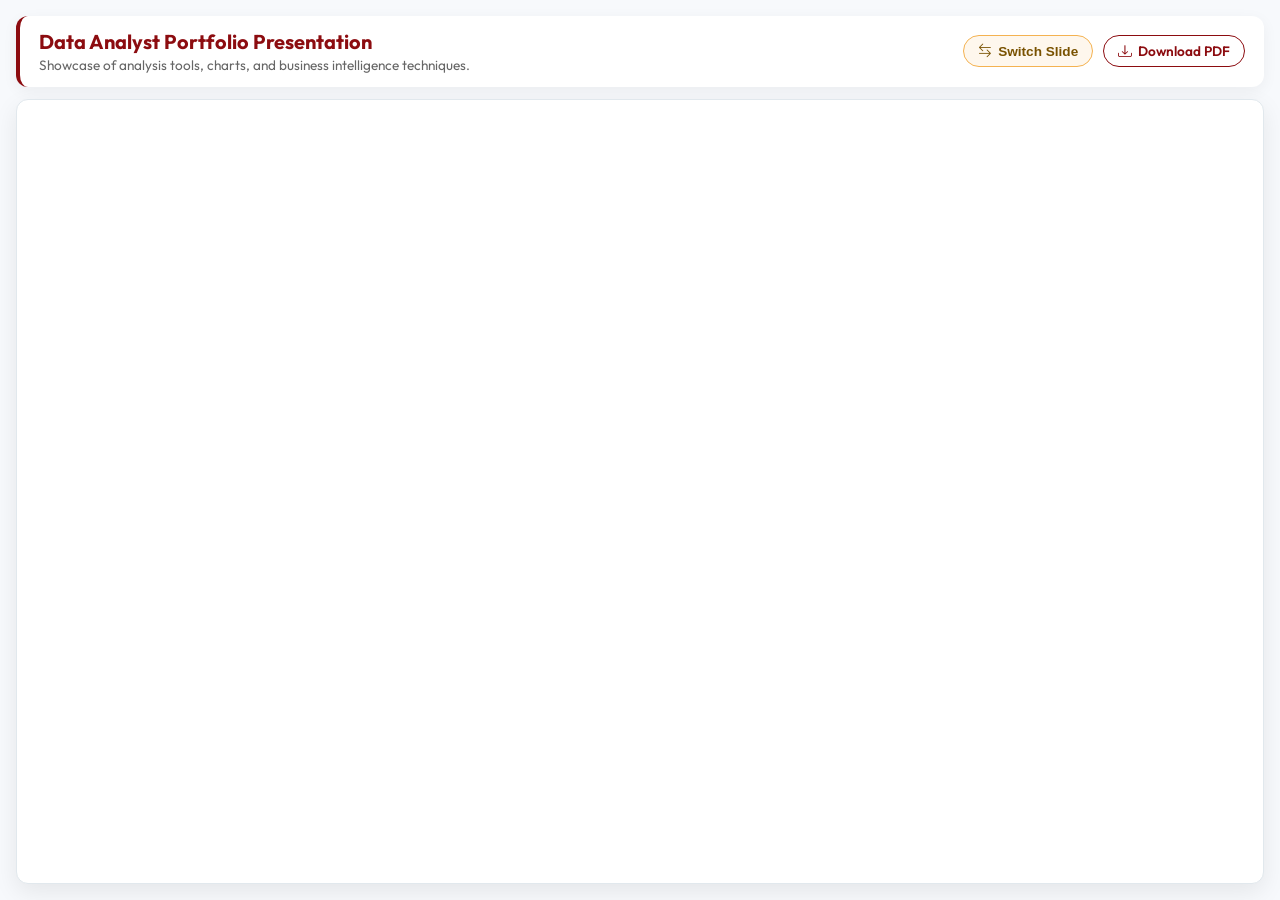
<file: pdf_viewer.html>
<!DOCTYPE html>
<html lang="en">
<head>
  <meta charset="UTF-8">
  <meta name="viewport" content="width=device-width, initial-scale=1.0">
  <title>Presentation Hub - Mary Grace Hernandez</title>
  <link href="https://fonts.googleapis.com/css2?family=Outfit:wght@300;400;600;700&display=swap" rel="stylesheet">
  <link href="https://cdn.jsdelivr.net/npm/bootstrap-icons@1.10.5/font/bootstrap-icons.css" rel="stylesheet">
  <style>
    :root {
      --primary-color: #8c0c10;
      --bg-dark: #1e1e1e;
      --bg-card: #ffffff;
      --text-dark: #222222;
      --text-muted: #666666;
      --accent: #f4b251;
      --border-radius: 12px;
      --transition: all 0.3s ease;
    }

    * {
      box-sizing: border-box;
      margin: 0;
      padding: 0;
    }

    body {
      font-family: 'Outfit', sans-serif;
      background-color: #f7f9fc;
      color: var(--text-dark);
      min-height: 100vh;
      display: flex;
      flex-direction: column;
      padding: 1rem;
      overflow-x: hidden;
    }

    /* Elegant Presentation Header */
    .header {
      display: flex;
      justify-content: space-between;
      align-items: center;
      margin-bottom: 0.8rem;
      background: var(--bg-card);
      padding: 0.8rem 1.2rem;
      border-radius: var(--border-radius);
      box-shadow: 0 4px 15px rgba(0, 0, 0, 0.05);
      border-left: 4px solid var(--primary-color);
    }

    .header-info h1 {
      font-size: 1.25rem;
      font-weight: 700;
      color: var(--primary-color);
    }

    .header-info p {
      font-size: 0.85rem;
      color: var(--text-muted);
      margin-top: 2px;
    }

    .actions {
      display: flex;
      gap: 0.6rem;
    }

    .btn {
      background: transparent;
      border: 1.5px solid var(--primary-color);
      color: var(--primary-color);
      padding: 6px 14px;
      font-size: 0.85rem;
      font-weight: 600;
      border-radius: 30px;
      cursor: pointer;
      display: flex;
      align-items: center;
      gap: 6px;
      text-decoration: none;
      transition: var(--transition);
    }

    .btn:hover {
      background: var(--primary-color);
      color: #ffffff;
      transform: translateY(-2px);
      box-shadow: 0 4px 10px rgba(140, 12, 16, 0.2);
    }

    .btn-accent {
      border-color: var(--accent);
      color: #795200;
      background: rgba(244, 178, 81, 0.1);
    }

    .btn-accent:hover {
      background: var(--accent);
      color: #000;
      box-shadow: 0 4px 10px rgba(244, 178, 81, 0.3);
    }

    /* Container layout */
    .viewer-container {
      display: flex;
      flex-direction: column;
      flex-grow: 1;
      position: relative;
      background: var(--bg-card);
      border-radius: var(--border-radius);
      box-shadow: 0 8px 25px rgba(0, 0, 0, 0.08);
      overflow: hidden;
      border: 1px solid #e1e8ed;
      min-height: 250px;
    }

    .pdf-frame {
      width: 100%;
      height: 100%;
      flex-grow: 1;
      border: none;
    }

    /* Fallback UI if PDF cannot render */
    .pdf-fallback {
      display: none;
      flex-direction: column;
      justify-content: center;
      align-items: center;
      padding: 3rem;
      text-align: center;
      height: 100%;
    }

    .pdf-fallback i {
      font-size: 3rem;
      color: var(--primary-color);
      margin-bottom: 1rem;
    }

    .pdf-fallback h3 {
      font-weight: 600;
      margin-bottom: 0.5rem;
    }

    .pdf-fallback p {
      color: var(--text-muted);
      max-width: 320px;
      margin-bottom: 1.5rem;
      font-size: 0.9rem;
    }

    @media (max-width: 600px) {
      .header {
        flex-direction: column;
        align-items: flex-start;
        gap: 0.8rem;
      }
      .actions {
        width: 100%;
        justify-content: space-between;
      }
    }
  </style>
</head>
<body>

  <header class="header">
    <div class="header-info">
      <h1 id="doc-title">Presentation Slides</h1>
      <p id="doc-desc">Canva Project Presentation</p>
    </div>
    <div class="actions">
      <button class="btn btn-accent" id="toggleBtn" onclick="togglePresentation()">
        <i class="bi bi-arrow-left-right"></i> Switch Slide
      </button>
      <a href="#" class="btn" id="downloadBtn" download>
        <i class="bi bi-download"></i> Download PDF
      </a>
    </div>
  </header>

  <main class="viewer-container">
    <iframe src="" class="pdf-frame" id="pdfViewer" aria-label="PDF Viewer"></iframe>
    <div class="pdf-fallback" id="fallback">
      <i class="bi bi-file-earmark-pdf"></i>
      <h3>Cannot Load PDF Viewer?</h3>
      <p>Your browser or device might not support inline PDF viewing. You can download the full PDF to view it on your device.</p>
      <a href="#" class="btn" id="fallbackDownloadBtn" download>
        <i class="bi bi-download"></i> Download Presentation
      </a>
    </div>
  </main>

  <script>
    // Project PDF Configurations
    const docs = {
      data: {
        title: "Data Analyst Portfolio Presentation",
        desc: "Showcase of analysis tools, charts, and business intelligence techniques.",
        file: "DataAnalystCanva.pdf"
      },
      voice: {
        title: "Voice Detector AI Presentation",
        desc: "Neural network designs and audio processing metrics for voice detection.",
        file: "VoiceDetectorCanva.pdf"
      }
    };

    let currentDocKey = "data";

    function init() {
      // Check query parameter
      const urlParams = new URLSearchParams(window.location.search);
      const fileParam = urlParams.get('file');
      
      if (fileParam && docs[fileParam]) {
        currentDocKey = fileParam;
      }
      
      loadDocument(currentDocKey);
    }

    function loadDocument(key) {
      currentDocKey = key;
      const doc = docs[key];
      
      document.getElementById('doc-title').textContent = doc.title;
      document.getElementById('doc-desc').textContent = doc.desc;
      
      const pdfPath = doc.file;
      const pdfViewer = document.getElementById('pdfViewer');
      
      pdfViewer.src = pdfPath;
      document.getElementById('downloadBtn').href = pdfPath;
      document.getElementById('fallbackDownloadBtn').href = pdfPath;

      // Simple detection for potential loading errors (e.g. on devices without native viewer)
      pdfViewer.onerror = function() {
        pdfViewer.style.display = 'none';
        document.getElementById('fallback').style.display = 'flex';
      };
    }

    function togglePresentation() {
      const nextKey = currentDocKey === "data" ? "voice" : "data";
      
      // Update URL query parameters silently
      const newUrl = window.location.pathname + "?file=" + nextKey;
      window.history.pushState({ path: newUrl }, '', newUrl);
      
      loadDocument(nextKey);
      
      // Try to play parent's tab change sound if accessible
      try {
        if (window.parent && typeof window.parent.playTabSound === 'function') {
          window.parent.playTabSound();
        }
      } catch (e) {}
    }

    window.onload = init;
  </script>
</body>
</html>
</file>
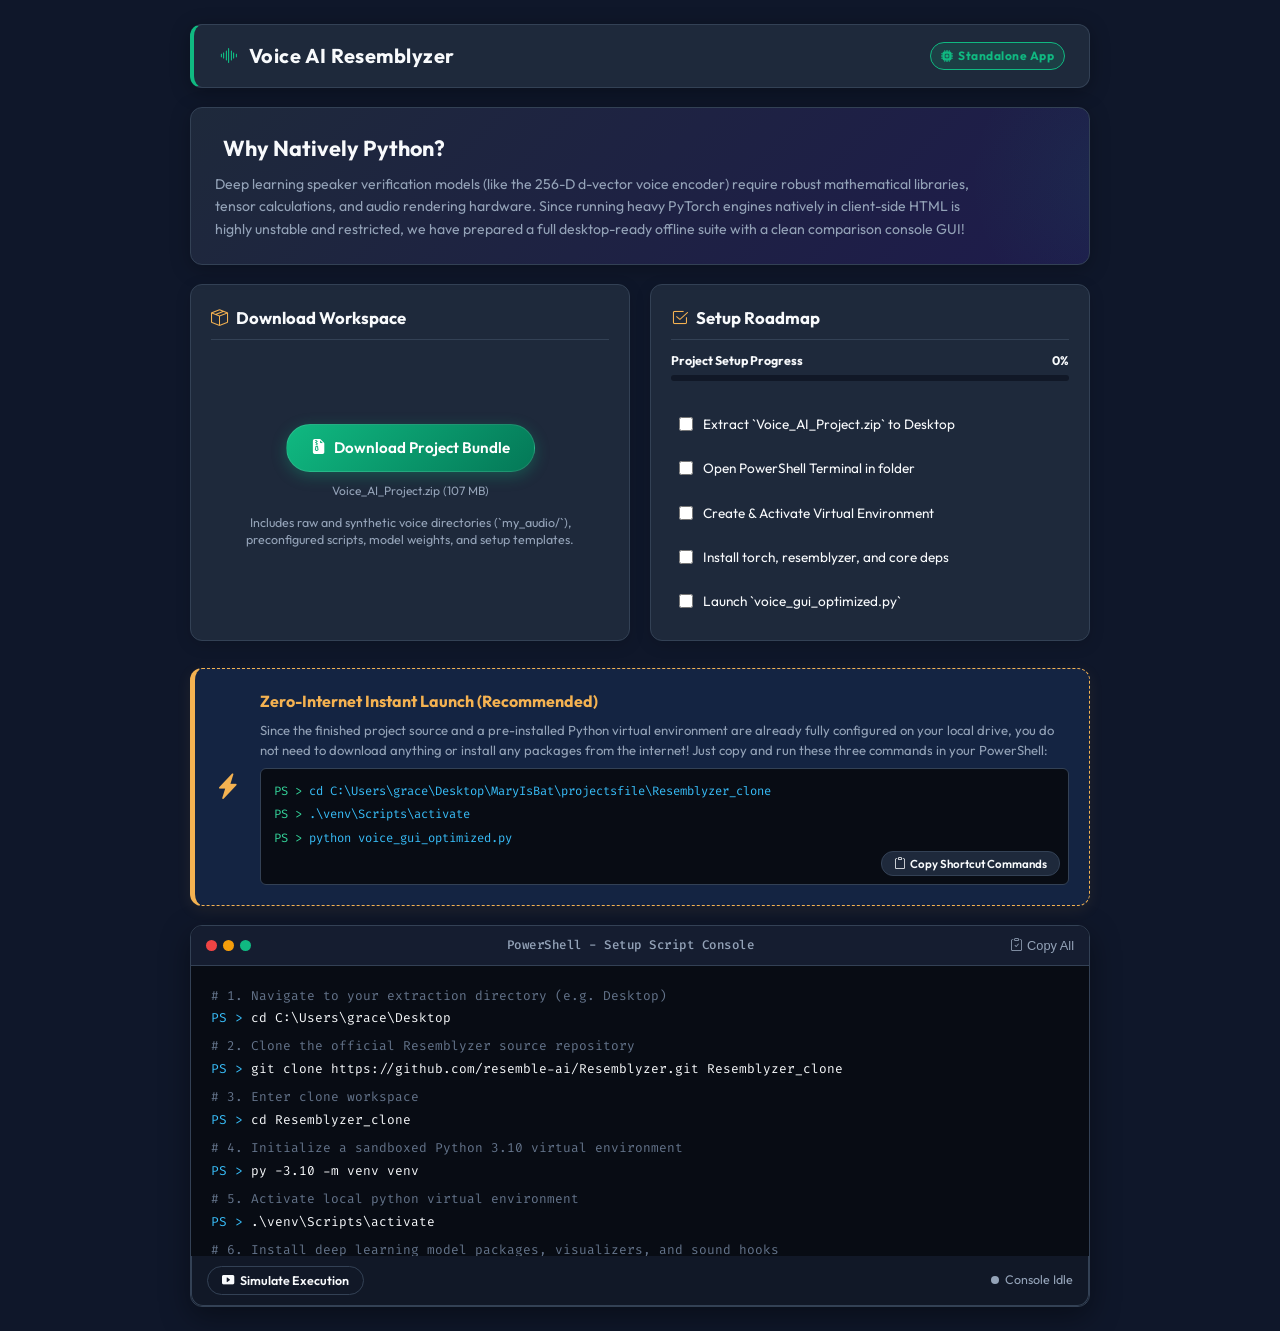
<file: resemblyzer_simulator.html>
<!DOCTYPE html>
<html lang="en">
<head>
  <meta charset="UTF-8">
  <meta name="viewport" content="width=device-width, initial-scale=1.0">
  <title>Voice AI Resemblyzer - Local Setup</title>
  <link href="https://fonts.googleapis.com/css2?family=Outfit:wght@300;400;600;700&family=Fira+Code:wght@400;500;700&display=swap" rel="stylesheet">
  <link href="https://cdn.jsdelivr.net/npm/bootstrap-icons@1.10.5/font/bootstrap-icons.css" rel="stylesheet">
  <style>
    :root {
      --primary: #10b981;
      --primary-hover: #059669;
      --bg-dark: #0f172a;
      --bg-card: #1e293b;
      --border: #334155;
      --text-main: #f8fafc;
      --text-muted: #94a3b8;
      --accent: #f4b251;
      --transition: all 0.3s cubic-bezier(0.25, 0.8, 0.25, 1);
      --border-radius: 12px;
    }

    * {
      box-sizing: border-box;
      margin: 0;
      padding: 0;
    }

    /* Custom Scrollbars */
    ::-webkit-scrollbar {
      width: 8px;
      height: 8px;
    }
    ::-webkit-scrollbar-track {
      background: #0f172a;
    }
    ::-webkit-scrollbar-thumb {
      background: #334155;
      border-radius: 4px;
    }
    ::-webkit-scrollbar-thumb:hover {
      background: #10b981;
    }

    body {
      font-family: 'Outfit', sans-serif;
      background-color: var(--bg-dark);
      color: var(--text-main);
      padding: 1.5rem;
      min-height: 100vh;
      display: flex;
      flex-direction: column;
      line-height: 1.5;
    }

    .container {
      max-width: 900px;
      margin: 0 auto;
      width: 100%;
      flex-grow: 1;
      display: flex;
      flex-direction: column;
      gap: 1.2rem;
    }

    /* Top Header Bar */
    .top-bar {
      background: var(--bg-card);
      border: 1px solid var(--border);
      padding: 1rem 1.5rem;
      border-radius: var(--border-radius);
      box-shadow: 0 4px 20px rgba(0,0,0,0.3);
      display: flex;
      justify-content: space-between;
      align-items: center;
      border-left: 4px solid var(--primary);
    }

    .top-bar h1 {
      font-size: 1.25rem;
      font-weight: 700;
      display: flex;
      align-items: center;
      gap: 10px;
      letter-spacing: 0.5px;
    }

    .top-bar h1 i {
      color: var(--primary);
      animation: waveSound 1.5s ease-in-out infinite alternate;
    }

    @keyframes waveSound {
      from { transform: scale(1); filter: brightness(1); }
      to { transform: scale(1.12); filter: brightness(1.2); }
    }

    .badge-python {
      background: rgba(16, 185, 129, 0.15);
      border: 1px solid var(--primary);
      color: var(--primary);
      padding: 4px 10px;
      border-radius: 20px;
      font-size: 0.75rem;
      font-weight: bold;
      letter-spacing: 0.5px;
      display: flex;
      align-items: center;
      gap: 5px;
    }

    /* Hero Section Card */
    .hero-card {
      background: linear-gradient(135deg, var(--bg-card) 0%, #1e1b4b 100%);
      border: 1px solid var(--border);
      border-radius: var(--border-radius);
      padding: 1.5rem;
      box-shadow: 0 4px 20px rgba(0,0,0,0.25);
      position: relative;
      overflow: hidden;
    }

    .hero-card::before {
      content: '';
      position: absolute;
      top: -50%;
      right: -20%;
      width: 300px;
      height: 300px;
      background: radial-gradient(circle, rgba(16, 185, 129, 0.08) 0%, transparent 70%);
      pointer-events: none;
    }

    .hero-title {
      font-size: 1.35rem;
      font-weight: 700;
      color: var(--text-main);
      margin-bottom: 0.5rem;
      display: flex;
      align-items: center;
      gap: 8px;
    }

    .hero-desc {
      font-size: 0.88rem;
      color: var(--text-muted);
      max-width: 780px;
      line-height: 1.6;
    }

    /* Key Layout Grid */
    .main-grid {
      display: grid;
      grid-template-columns: 1fr 1fr;
      gap: 1.2rem;
    }

    .card {
      background: var(--bg-card);
      border: 1px solid var(--border);
      border-radius: var(--border-radius);
      padding: 1.25rem;
      box-shadow: 0 4px 15px rgba(0,0,0,0.15);
      display: flex;
      flex-direction: column;
      gap: 0.8rem;
      transition: var(--transition);
    }

    .card:hover {
      border-color: rgba(16, 185, 129, 0.4);
      transform: translateY(-2px);
    }

    .card-title {
      font-size: 1.05rem;
      font-weight: 700;
      color: var(--text-main);
      display: flex;
      align-items: center;
      gap: 8px;
      border-bottom: 1px solid var(--border);
      padding-bottom: 0.5rem;
    }

    .card-title i {
      color: var(--accent);
    }

    /* Download Styling */
    .download-zone {
      display: flex;
      flex-direction: column;
      align-items: center;
      justify-content: center;
      padding: 0.8rem 0;
      text-align: center;
      gap: 0.6rem;
      flex-grow: 1;
    }

    .btn-download {
      background: linear-gradient(135deg, var(--primary) 0%, #047857 100%);
      color: white;
      text-decoration: none;
      padding: 12px 24px;
      border-radius: 30px;
      font-weight: 600;
      font-size: 0.95rem;
      display: inline-flex;
      align-items: center;
      gap: 8px;
      box-shadow: 0 4px 15px rgba(16, 185, 129, 0.3);
      transition: var(--transition);
      border: 1px solid rgba(255,255,255,0.1);
      cursor: pointer;
    }

    .btn-download:hover {
      box-shadow: 0 6px 20px rgba(16, 185, 129, 0.5);
      transform: scale(1.03);
      background: linear-gradient(135deg, var(--primary-hover) 0%, #065f46 100%);
    }

    .btn-download:active {
      transform: scale(0.98);
    }

    .download-hint {
      font-size: 0.75rem;
      color: var(--text-muted);
    }

    /* Specs List */
    .specs-list {
      display: flex;
      flex-direction: column;
      gap: 8px;
      font-size: 0.82rem;
    }

    .spec-item {
      display: flex;
      justify-content: space-between;
      align-items: center;
      background: rgba(15, 23, 42, 0.4);
      padding: 6px 10px;
      border-radius: 6px;
      border: 1px solid rgba(255,255,255,0.02);
    }

    .spec-label {
      color: var(--text-muted);
      font-weight: 500;
    }

    .spec-val {
      color: var(--text-main);
      font-weight: 600;
    }

    .spec-val .badge-spec {
      background: rgba(244, 178, 81, 0.15);
      color: var(--accent);
      padding: 2px 8px;
      border-radius: 4px;
      font-size: 0.7rem;
      border: 1px solid rgba(244,178,81,0.3);
    }

    /* Step Checklist */
    .checklist {
      display: flex;
      flex-direction: column;
      gap: 8px;
      margin-top: 5px;
    }

    .check-item {
      display: flex;
      align-items: flex-start;
      gap: 10px;
      font-size: 0.85rem;
      cursor: pointer;
      padding: 8px;
      border-radius: 6px;
      transition: var(--transition);
    }

    .check-item:hover {
      background: rgba(255,255,255,0.03);
    }

    .check-item input[type="checkbox"] {
      margin-top: 3px;
      accent-color: var(--primary);
      width: 14px;
      height: 14px;
      cursor: pointer;
    }

    .check-item.done span {
      text-decoration: line-through;
      color: var(--text-muted);
    }

    /* Progress bar */
    .progress-container {
      width: 100%;
      height: 6px;
      background: #111827;
      border-radius: 3px;
      overflow: hidden;
      margin-bottom: 2px;
      position: relative;
    }

    .progress-bar {
      height: 100%;
      width: 0%;
      background: var(--primary);
      box-shadow: 0 0 10px var(--primary);
      transition: width 0.4s ease;
    }

    /* Terminal Setup Card */
    .terminal-card {
      background: #0b0f19;
      border: 1px solid var(--border);
      border-radius: var(--border-radius);
      box-shadow: 0 10px 30px rgba(0,0,0,0.4);
      overflow: hidden;
      display: flex;
      flex-direction: column;
    }

    .terminal-header {
      background: #151d30;
      padding: 10px 15px;
      border-bottom: 1px solid var(--border);
      display: flex;
      align-items: center;
      justify-content: space-between;
    }

    .terminal-dots {
      display: flex;
      gap: 6px;
      align-items: center;
    }

    .terminal-dot {
      width: 11px;
      height: 11px;
      border-radius: 50%;
    }

    .dot-red { background: #ef4444; }
    .dot-yellow { background: #f59e0b; }
    .dot-green { background: #10b981; }

    .terminal-title {
      font-size: 0.78rem;
      color: var(--text-muted);
      font-family: 'Fira Code', monospace;
      font-weight: 500;
      letter-spacing: 0.5px;
    }

    .terminal-actions {
      display: flex;
      gap: 12px;
    }

    .terminal-action-btn {
      background: transparent;
      border: none;
      color: var(--text-muted);
      cursor: pointer;
      font-size: 0.8rem;
      transition: var(--transition);
      display: flex;
      align-items: center;
      gap: 4px;
    }

    .terminal-action-btn:hover {
      color: var(--primary);
    }

    .terminal-body {
      padding: 1.25rem;
      font-family: 'Fira Code', monospace;
      font-size: 0.8rem;
      background-color: #080c14;
      min-height: 230px;
      max-height: 290px;
      overflow-y: auto;
      line-height: 1.6;
      color: #34d399;
      position: relative;
    }

    .cmd-line {
      display: flex;
      align-items: flex-start;
      margin-bottom: 8px;
      position: relative;
      padding-right: 40px;
    }

    .cmd-prefix {
      color: #38bdf8;
      margin-right: 8px;
      user-select: none;
    }

    .cmd-text {
      color: #f8fafc;
      word-break: break-all;
    }

    .cmd-comment {
      color: #64748b;
      margin-bottom: 2px;
      display: block;
      user-select: none;
    }

    .btn-copy-cmd {
      position: absolute;
      right: 5px;
      top: 2px;
      background: transparent;
      border: none;
      color: #475569;
      cursor: pointer;
      opacity: 0;
      transition: var(--transition);
      font-size: 0.8rem;
    }

    .cmd-line:hover .btn-copy-cmd {
      opacity: 1;
    }

    .btn-copy-cmd:hover {
      color: var(--primary);
    }

    .btn-copy-cmd:active {
      transform: scale(0.9);
    }

    /* Custom Terminal Log output lines */
    .log-line {
      color: var(--text-muted);
      margin-bottom: 6px;
      white-space: pre-wrap;
    }

    .log-error { color: #f87171; }
    .log-success { color: #34d399; }
    .log-info { color: #38bdf8; }

    /* Floating Copied Badge */
    #copyAlert {
      position: fixed;
      bottom: 20px;
      right: 20px;
      background: var(--primary);
      color: white;
      padding: 8px 16px;
      border-radius: 20px;
      font-size: 0.8rem;
      font-weight: 600;
      box-shadow: 0 4px 15px rgba(16, 185, 129, 0.4);
      opacity: 0;
      transform: translateY(10px);
      transition: all 0.3s cubic-bezier(0.175, 0.885, 0.32, 1.275);
      z-index: 1000;
      pointer-events: none;
      display: flex;
      align-items: center;
      gap: 6px;
    }

    #copyAlert.show {
      opacity: 1;
      transform: translateY(0);
    }

    /* Interactive Play controls */
    .simulation-bar {
      display: flex;
      justify-content: space-between;
      align-items: center;
      background: #111827;
      border: 1px solid var(--border);
      border-top: none;
      padding: 10px 15px;
      border-radius: 0 0 var(--border-radius) var(--border-radius);
    }

    .simulation-btn {
      background: transparent;
      border: 1px solid var(--border);
      color: var(--text-main);
      padding: 6px 14px;
      border-radius: 30px;
      font-size: 0.78rem;
      cursor: pointer;
      font-family: 'Outfit', sans-serif;
      font-weight: 600;
      display: inline-flex;
      align-items: center;
      gap: 6px;
      transition: var(--transition);
    }

    .simulation-btn:hover {
      background: rgba(16, 185, 129, 0.1);
      border-color: var(--primary);
      color: var(--primary);
    }

    .simulation-btn.running {
      background: rgba(239, 68, 68, 0.1);
      border-color: #ef4444;
      color: #ef4444;
    }

    .sim-status {
      font-size: 0.78rem;
      color: var(--text-muted);
      display: flex;
      align-items: center;
      gap: 6px;
    }

    .status-dot {
      width: 8px;
      height: 8px;
      border-radius: 50%;
      background: var(--text-muted);
    }

    .status-dot.active {
      background: var(--primary);
      box-shadow: 0 0 6px var(--primary);
      animation: pulseActive 1s alternate infinite;
    }

    @keyframes pulseActive {
      from { opacity: 0.4; }
      to { opacity: 1; }
    }

    /* Zero-Internet Shortcut Banner */
    .shortcut-banner {
      background: rgba(59, 130, 246, 0.12);
      border: 1.5px dashed var(--accent);
      border-radius: var(--border-radius);
      padding: 1.25rem;
      display: flex;
      gap: 1.2rem;
      box-shadow: 0 4px 15px rgba(244, 178, 81, 0.08);
      margin-top: 0.5rem;
      border-left: 5px solid var(--accent);
    }

    .shortcut-icon {
      font-size: 1.6rem;
      color: var(--accent);
      display: flex;
      align-items: center;
      justify-content: center;
    }

    .shortcut-content {
      display: flex;
      flex-direction: column;
      gap: 0.5rem;
      width: 100%;
    }

    .shortcut-title {
      font-size: 1rem;
      font-weight: 700;
      color: var(--accent);
      display: flex;
      align-items: center;
      gap: 6px;
    }

    .shortcut-text {
      font-size: 0.82rem;
      color: var(--text-muted);
      line-height: 1.5;
    }

    .shortcut-code-box {
      background: #080c14;
      border: 1px solid var(--border);
      border-radius: 6px;
      padding: 0.8rem;
      font-family: 'Fira Code', monospace;
      font-size: 0.76rem;
      color: #38bdf8;
      display: flex;
      flex-direction: column;
      gap: 5px;
      position: relative;
      padding-bottom: 2.3rem;
    }

    .shortcut-code::before {
      content: 'PS > ';
      color: #34d399;
      user-select: none;
    }

    .btn-copy-shortcut {
      position: absolute;
      bottom: 8px;
      right: 8px;
      background: var(--bg-card);
      border: 1px solid var(--border);
      color: var(--text-main);
      padding: 4px 12px;
      border-radius: 12px;
      font-size: 0.72rem;
      cursor: pointer;
      font-family: 'Outfit', sans-serif;
      font-weight: 600;
      transition: var(--transition);
      display: flex;
      align-items: center;
      gap: 4px;
    }

    .btn-copy-shortcut:hover {
      background: var(--primary);
      border-color: var(--primary);
      color: white;
    }

    /* Small screen adjustments */
    @media (max-width: 600px) {
      .main-grid {
        grid-template-columns: 1fr;
      }
      body {
        padding: 0.8rem;
      }
    }
  </style>
</head>
<body>

  <div class="container">
    <header class="top-bar">
      <h1><i class="bi bi-soundwave"></i> Voice AI Resemblyzer</h1>
      <span class="badge-python"><i class="bi bi-cpu-fill"></i> Standalone App</span>
    </header>

    <!-- Hero Card describing the switch -->
    <section class="hero-card">
      <h2 class="hero-title"><i class="bi bi-terminal-box" style="color: var(--primary);"></i> Why Natively Python?</h2>
      <p class="hero-desc">
        Deep learning speaker verification models (like the 256-D d-vector voice encoder) require robust mathematical libraries, tensor calculations, and audio rendering hardware. Since running heavy PyTorch engines natively in client-side HTML is highly unstable and restricted, we have prepared a full desktop-ready offline suite with a clean comparison console GUI!
      </p>
    </section>

    <!-- Info columns grid -->
    <div class="main-grid">
      <!-- Download / Install Card -->
      <section class="card">
        <h3 class="card-title"><i class="bi bi-box-seam"></i> Download Workspace</h3>
        <div class="download-zone">
          <a href="Voice_AI_Project.zip" class="btn-download" download="Voice_AI_Project.zip" id="zipDownloadBtn">
            <i class="bi bi-file-earmark-zip-fill"></i> Download Project Bundle
          </a>
          <span class="download-hint">Voice_AI_Project.zip (107 MB)</span>
          <p style="font-size: 0.78rem; color: var(--text-muted); margin-top: 4px; line-height: 1.4;">
            Includes raw and synthetic voice directories (`my_audio/`), preconfigured scripts, model weights, and setup templates.
          </p>
        </div>
      </section>

      <!-- App Specifications / Setup Progress Card -->
      <section class="card">
        <h3 class="card-title"><i class="bi bi-check2-square"></i> Setup Roadmap</h3>
        <div style="display:flex; flex-direction:column; gap:4px; margin-bottom: 5px;">
          <div style="display:flex; justify-content:space-between; font-size: 0.78rem; font-weight: bold;">
            <span>Project Setup Progress</span>
            <span id="pctVal">0%</span>
          </div>
          <div class="progress-container">
            <div class="progress-bar" id="progressBar"></div>
          </div>
        </div>
        <div class="checklist">
          <label class="check-item" id="lbl-step-1">
            <input type="checkbox" onchange="toggleStep(1)">
            <span>Extract `Voice_AI_Project.zip` to Desktop</span>
          </label>
          <label class="check-item" id="lbl-step-2">
            <input type="checkbox" onchange="toggleStep(2)">
            <span>Open PowerShell Terminal in folder</span>
          </label>
          <label class="check-item" id="lbl-step-3">
            <input type="checkbox" onchange="toggleStep(3)">
            <span>Create & Activate Virtual Environment</span>
          </label>
          <label class="check-item" id="lbl-step-4">
            <input type="checkbox" onchange="toggleStep(4)">
            <span>Install torch, resemblyzer, and core deps</span>
          </label>
          <label class="check-item" id="lbl-step-5">
            <input type="checkbox" onchange="toggleStep(5)">
            <span>Launch `voice_gui_optimized.py`</span>
          </label>
        </div>
      </section>
    </div>

    <!-- Zero-Internet Instant Shortcut Banner -->
    <div class="shortcut-banner">
      <div class="shortcut-icon"><i class="bi bi-lightning-charge-fill"></i></div>
      <div class="shortcut-content">
        <h4 class="shortcut-title">Zero-Internet Instant Launch (Recommended)</h4>
        <p class="shortcut-text">
          Since the finished project source and a pre-installed Python virtual environment are already fully configured on your local drive, you do not need to download anything or install any packages from the internet! Just copy and run these three commands in your PowerShell:
        </p>
        <div class="shortcut-code-box">
          <span class="shortcut-code" id="short-1">cd C:\Users\grace\Desktop\MaryIsBat\projectsfile\Resemblyzer_clone</span>
          <span class="shortcut-code" id="short-2">.\venv\Scripts\activate</span>
          <span class="shortcut-code" id="short-3">python voice_gui_optimized.py</span>
          <button class="btn-copy-shortcut" onclick="copyShortcutCommands()"><i class="bi bi-clipboard"></i> Copy Shortcut Commands</button>
        </div>
      </div>
    </div>

    <!-- PowerShell Terminal Box -->
    <section class="terminal-card">
      <div class="terminal-header">
        <div class="terminal-dots">
          <span class="terminal-dot dot-red"></span>
          <span class="terminal-dot dot-yellow"></span>
          <span class="terminal-dot dot-green"></span>
        </div>
        <span class="terminal-title">PowerShell - Setup Script Console</span>
        <div class="terminal-actions">
          <button class="terminal-action-btn" onclick="copyAllCommands()" title="Copy all commands to clipboard">
            <i class="bi bi-clipboard-check"></i> Copy All
          </button>
        </div>
      </div>

      <div class="terminal-body" id="termBody">
        <!-- Lines of command setup -->
        <span class="cmd-comment"># 1. Navigate to your extraction directory (e.g. Desktop)</span>
        <div class="cmd-line">
          <span class="cmd-prefix">PS &gt;</span>
          <span class="cmd-text" id="cmd-1">cd C:\Users\grace\Desktop</span>
          <button class="btn-copy-cmd" onclick="copySingleCmd('cmd-1')" title="Copy Line"><i class="bi bi-clipboard"></i></button>
        </div>

        <span class="cmd-comment"># 2. Clone the official Resemblyzer source repository</span>
        <div class="cmd-line">
          <span class="cmd-prefix">PS &gt;</span>
          <span class="cmd-text" id="cmd-2">git clone https://github.com/resemble-ai/Resemblyzer.git Resemblyzer_clone</span>
          <button class="btn-copy-cmd" onclick="copySingleCmd('cmd-2')" title="Copy Line"><i class="bi bi-clipboard"></i></button>
        </div>

        <span class="cmd-comment"># 3. Enter clone workspace</span>
        <div class="cmd-line">
          <span class="cmd-prefix">PS &gt;</span>
          <span class="cmd-text" id="cmd-3">cd Resemblyzer_clone</span>
          <button class="btn-copy-cmd" onclick="copySingleCmd('cmd-3')" title="Copy Line"><i class="bi bi-clipboard"></i></button>
        </div>

        <span class="cmd-comment"># 4. Initialize a sandboxed Python 3.10 virtual environment</span>
        <div class="cmd-line">
          <span class="cmd-prefix">PS &gt;</span>
          <span class="cmd-text" id="cmd-4">py -3.10 -m venv venv</span>
          <button class="btn-copy-cmd" onclick="copySingleCmd('cmd-4')" title="Copy Line"><i class="bi bi-clipboard"></i></button>
        </div>

        <span class="cmd-comment"># 5. Activate local python virtual environment</span>
        <div class="cmd-line">
          <span class="cmd-prefix">PS &gt;</span>
          <span class="cmd-text" id="cmd-5">.\venv\Scripts\activate</span>
          <button class="btn-copy-cmd" onclick="copySingleCmd('cmd-5')" title="Copy Line"><i class="bi bi-clipboard"></i></button>
        </div>

        <span class="cmd-comment"># 6. Install deep learning model packages, visualizers, and sound hooks</span>
        <div class="cmd-line">
          <span class="cmd-prefix">PS &gt;</span>
          <span class="cmd-text" id="cmd-6">pip install torch resemblyzer pydub numpy umap-learn matplotlib sounddevice soundfile</span>
          <button class="btn-copy-cmd" onclick="copySingleCmd('cmd-6')" title="Copy Line"><i class="bi bi-clipboard"></i></button>
        </div>

        <span class="cmd-comment"># 7. Run the optimized voice analyzer GUI desktop dashboard</span>
        <div class="cmd-line">
          <span class="cmd-prefix">PS &gt;</span>
          <span class="cmd-text" id="cmd-7">python voice_gui_optimized.py</span>
          <button class="btn-copy-cmd" onclick="copySingleCmd('cmd-7')" title="Copy Line"><i class="bi bi-clipboard"></i></button>
        </div>
      </div>

      <!-- Play Simulation Bar -->
      <div class="simulation-bar">
        <button class="simulation-btn" id="simPlayBtn" onclick="toggleSimulation()">
          <i class="bi bi-play-btn-fill"></i> Simulate Execution
        </button>
        <div class="sim-status">
          <span class="status-dot" id="simStatusDot"></span>
          <span id="simStatusText">Console Idle</span>
        </div>
      </div>
    </section>
  </div>

  <!-- Copied Alert Badge -->
  <div id="copyAlert">
    <i class="bi bi-check-circle-fill"></i> Copied to clipboard!
  </div>

  <script>
    // Copy to clipboard single line
    function copySingleCmd(elementId) {
      const text = document.getElementById(elementId).textContent;
      navigator.clipboard.writeText(text).then(() => {
        showCopyAlert();
      });
    }

    // Copy all commands formatted for PowerShell execution
    function copyAllCommands() {
      const commands = [
        "cd C:\\Users\\grace\\Desktop",
        "git clone https://github.com/resemble-ai/Resemblyzer.git Resemblyzer_clone",
        "cd Resemblyzer_clone",
        "py -3.10 -m venv venv",
        ".\\venv\\Scripts\\activate",
        "pip install torch resemblyzer pydub numpy umap-learn matplotlib sounddevice soundfile",
        "python voice_gui_optimized.py"
      ];
      navigator.clipboard.writeText(commands.join("\r\n")).then(() => {
        showCopyAlert();
      });
    }

    // Copy the zero-internet shortcut commands
    function copyShortcutCommands() {
      const commands = [
        "cd C:\\Users\\grace\\Desktop\\MaryIsBat\\projectsfile\\Resemblyzer_clone",
        ".\\venv\\Scripts\\activate",
        "python voice_gui_optimized.py"
      ];
      navigator.clipboard.writeText(commands.join("\r\n")).then(() => {
        showCopyAlert();
      });
    }

    function showCopyAlert() {
      const alert = document.getElementById("copyAlert");
      alert.classList.add("show");
      setTimeout(() => {
        alert.classList.remove("show");
      }, 2000);
    }

    // Step checklist logic
    let completedSteps = [false, false, false, false, false];
    function toggleStep(stepNum) {
      completedSteps[stepNum - 1] = !completedSteps[stepNum - 1];
      const checkItem = document.getElementById(`lbl-step-${stepNum}`);
      if (completedSteps[stepNum - 1]) {
        checkItem.classList.add("done");
      } else {
        checkItem.classList.remove("done");
      }
      
      // Calculate progress percentage
      const completedCount = completedSteps.filter(Boolean).length;
      const percent = Math.round((completedCount / 5) * 100);
      
      document.getElementById("progressBar").style.width = percent + "%";
      document.getElementById("pctVal").innerText = percent + "%";
    }

    // Interactive Terminal Script simulation players
    let simulationRunning = false;
    let simInterval = null;
    let originalTerminalContent = "";

    function toggleSimulation() {
      const btn = document.getElementById("simPlayBtn");
      const statusText = document.getElementById("simStatusText");
      const statusDot = document.getElementById("simStatusDot");
      const termBody = document.getElementById("termBody");

      if (simulationRunning) {
        // Stop simulation
        clearInterval(simInterval);
        simulationRunning = false;
        btn.innerHTML = '<i class="bi bi-play-btn-fill"></i> Simulate Execution';
        btn.classList.remove("running");
        statusText.innerText = "Console Idle";
        statusDot.classList.remove("active");
        
        // Restore contents
        termBody.innerHTML = originalTerminalContent;
      } else {
        // Start simulation
        originalTerminalContent = termBody.innerHTML;
        termBody.innerHTML = "";
        simulationRunning = true;
        btn.innerHTML = '<i class="bi bi-stop-circle-fill"></i> Stop Simulation';
        btn.classList.add("running");
        statusText.innerText = "Running Setup Script...";
        statusDot.classList.add("active");

        runSetupSimulation();
      }
    }

    function runSetupSimulation() {
      const termBody = document.getElementById("termBody");
      const steps = [
        { type: "input", prefix: "PS > ", text: "cd C:\\Users\\grace\\Desktop", delay: 800 },
        { type: "log", text: "PS C:\\Users\\grace\\Desktop>", delay: 400 },
        { type: "input", prefix: "PS > ", text: "git clone https://github.com/resemble-ai/Resemblyzer.git Resemblyzer_clone", delay: 1000 },
        { type: "log", text: "Cloning into 'Resemblyzer_clone'...", color: "log-line" },
        { type: "log", text: "remote: Enumerating objects: 384, done.", color: "log-line" },
        { type: "log", text: "remote: Counting objects: 100% (47/47), done.", color: "log-line" },
        { type: "log", text: "remote: Compressing objects: 100% (35/35), done.", color: "log-line" },
        { type: "log", text: "Receiving objects: 100% (384/384), 21.05 MiB | 14.22 MB/s, done.", color: "log-line" },
        { type: "log", text: "Resolving deltas: 100% (192/192), done.", color: "log-line", delay: 1200 },
        { type: "input", prefix: "PS > ", text: "cd Resemblyzer_clone", delay: 600 },
        { type: "input", prefix: "PS > ", text: "py -3.10 -m venv venv", delay: 1500 },
        { type: "log", text: "Creating virtual environment sandboxed layout folders...", color: "log-line", delay: 500 },
        { type: "input", prefix: "PS > ", text: ".\\venv\\Scripts\\activate", delay: 800 },
        { type: "log", text: "(venv) PS C:\\Users\\grace\\Desktop\\Resemblyzer_clone>", color: "log-success", delay: 600 },
        { type: "input", prefix: "(venv) PS > ", text: "pip install torch resemblyzer pydub numpy umap-learn matplotlib sounddevice soundfile", delay: 1200 },
        { type: "log", text: "Collecting torch (from requirements_demos.txt)", color: "log-line" },
        { type: "log", text: "  Downloading torch-2.1.0-cp310-cp310-win_amd64.whl (192.3 MB) [||||||||||||||||||||] 100%", color: "log-info", delay: 1500 },
        { type: "log", text: "Collecting resemblyzer", color: "log-line" },
        { type: "log", text: "  Downloading Resemblyzer-0.1.4-py3-none-any.whl (21.2 MB) [||||||||||||||||||||] 100%", color: "log-info", delay: 1000 },
        { type: "log", text: "Installing collected packages: numpy, torch, pydub, soundfile, sounddevice, matplotlib, umap-learn, resemblyzer", color: "log-line" },
        { type: "log", text: "Successfully installed packages and compiled system bindings.", color: "log-success", delay: 1200 },
        { type: "input", prefix: "(venv) PS > ", text: "python voice_gui_optimized.py", delay: 1000 },
        { type: "log", text: ">>> Loading Voice AI Embeddings Engine weights...", color: "log-info" },
        { type: "log", text: ">>> Loaded Resemblyzer VoiceEncoder pretrained d-vector (256-D tensors).", color: "log-info" },
        { type: "log", text: ">>> Starting Tkinter Desktop comparison panel. Window mainloop running.", color: "log-success" },
        { type: "log", text: "[System Status] All engines active and green. Ready for comparison.", color: "log-success", delay: 3000 }
      ];

      let currentStep = 0;

      function processNextStep() {
        if (!simulationRunning || currentStep >= steps.length) {
          // Simulation complete
          const btn = document.getElementById("simPlayBtn");
          const statusText = document.getElementById("simStatusText");
          const statusDot = document.getElementById("simStatusDot");
          btn.innerHTML = '<i class="bi bi-arrow-counterclockwise"></i> Restart Simulation';
          btn.classList.remove("running");
          statusText.innerText = "Simulation Finished!";
          statusDot.classList.remove("active");
          simulationRunning = false;
          return;
        }

        const step = steps[currentStep];
        
        if (step.type === "input") {
          // Typewriting effect
          const line = document.createElement("div");
          line.className = "cmd-line";
          
          const prefix = document.createElement("span");
          prefix.className = "cmd-prefix";
          prefix.innerText = step.prefix;
          line.appendChild(prefix);

          const textSpan = document.createElement("span");
          textSpan.className = "cmd-text";
          line.appendChild(textSpan);
          termBody.appendChild(line);
          termBody.scrollTop = termBody.scrollHeight;

          let charIdx = 0;
          const text = step.text;
          const typingInterval = setInterval(() => {
            if (!simulationRunning) {
              clearInterval(typingInterval);
              return;
            }
            textSpan.textContent += text[charIdx];
            charIdx++;
            if (charIdx >= text.length) {
              clearInterval(typingInterval);
              currentStep++;
              setTimeout(processNextStep, step.delay || 400);
            }
          }, 35);
        } else {
          // Normal log print
          const log = document.createElement("div");
          log.className = "log-line " + (step.color || "");
          log.innerText = step.text;
          termBody.appendChild(log);
          termBody.scrollTop = termBody.scrollHeight;
          currentStep++;
          setTimeout(processNextStep, step.delay || 300);
        }
      }

      processNextStep();
    }
  </script>
</body>
</html>
</file>
